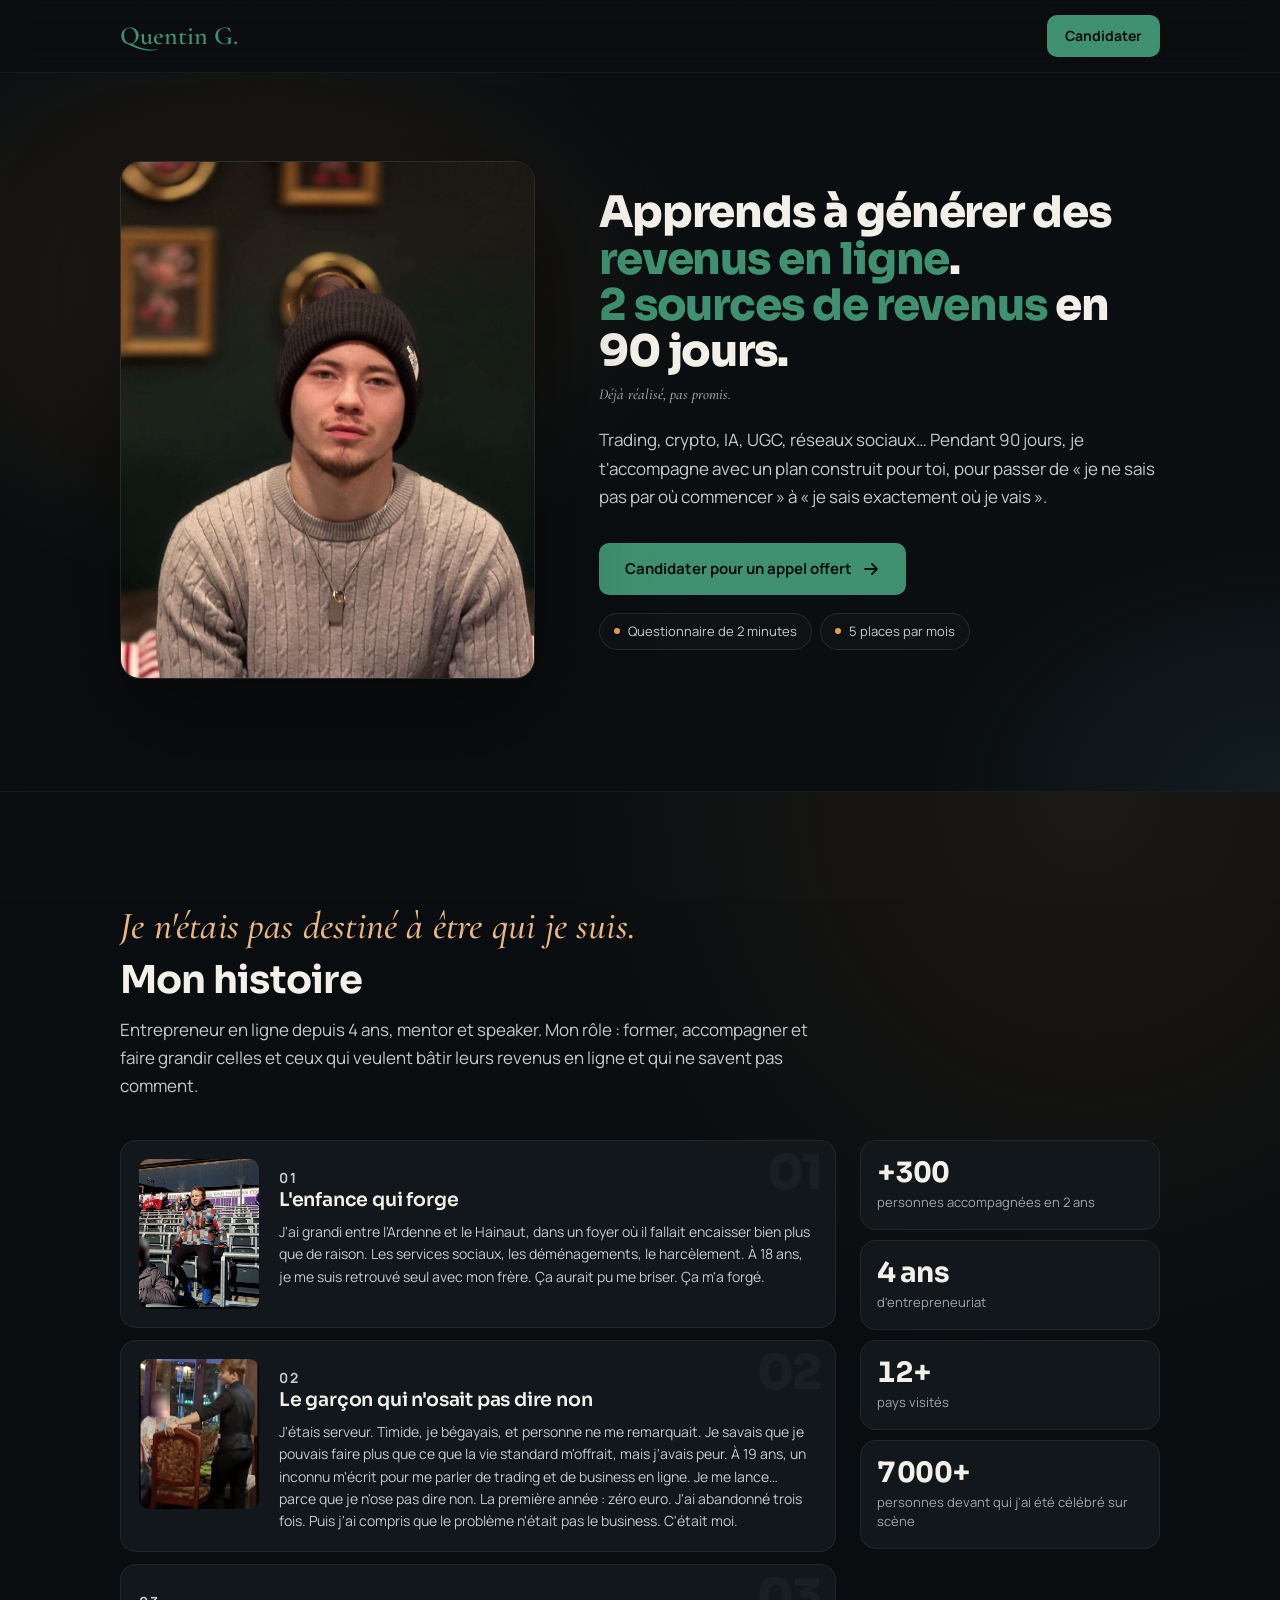
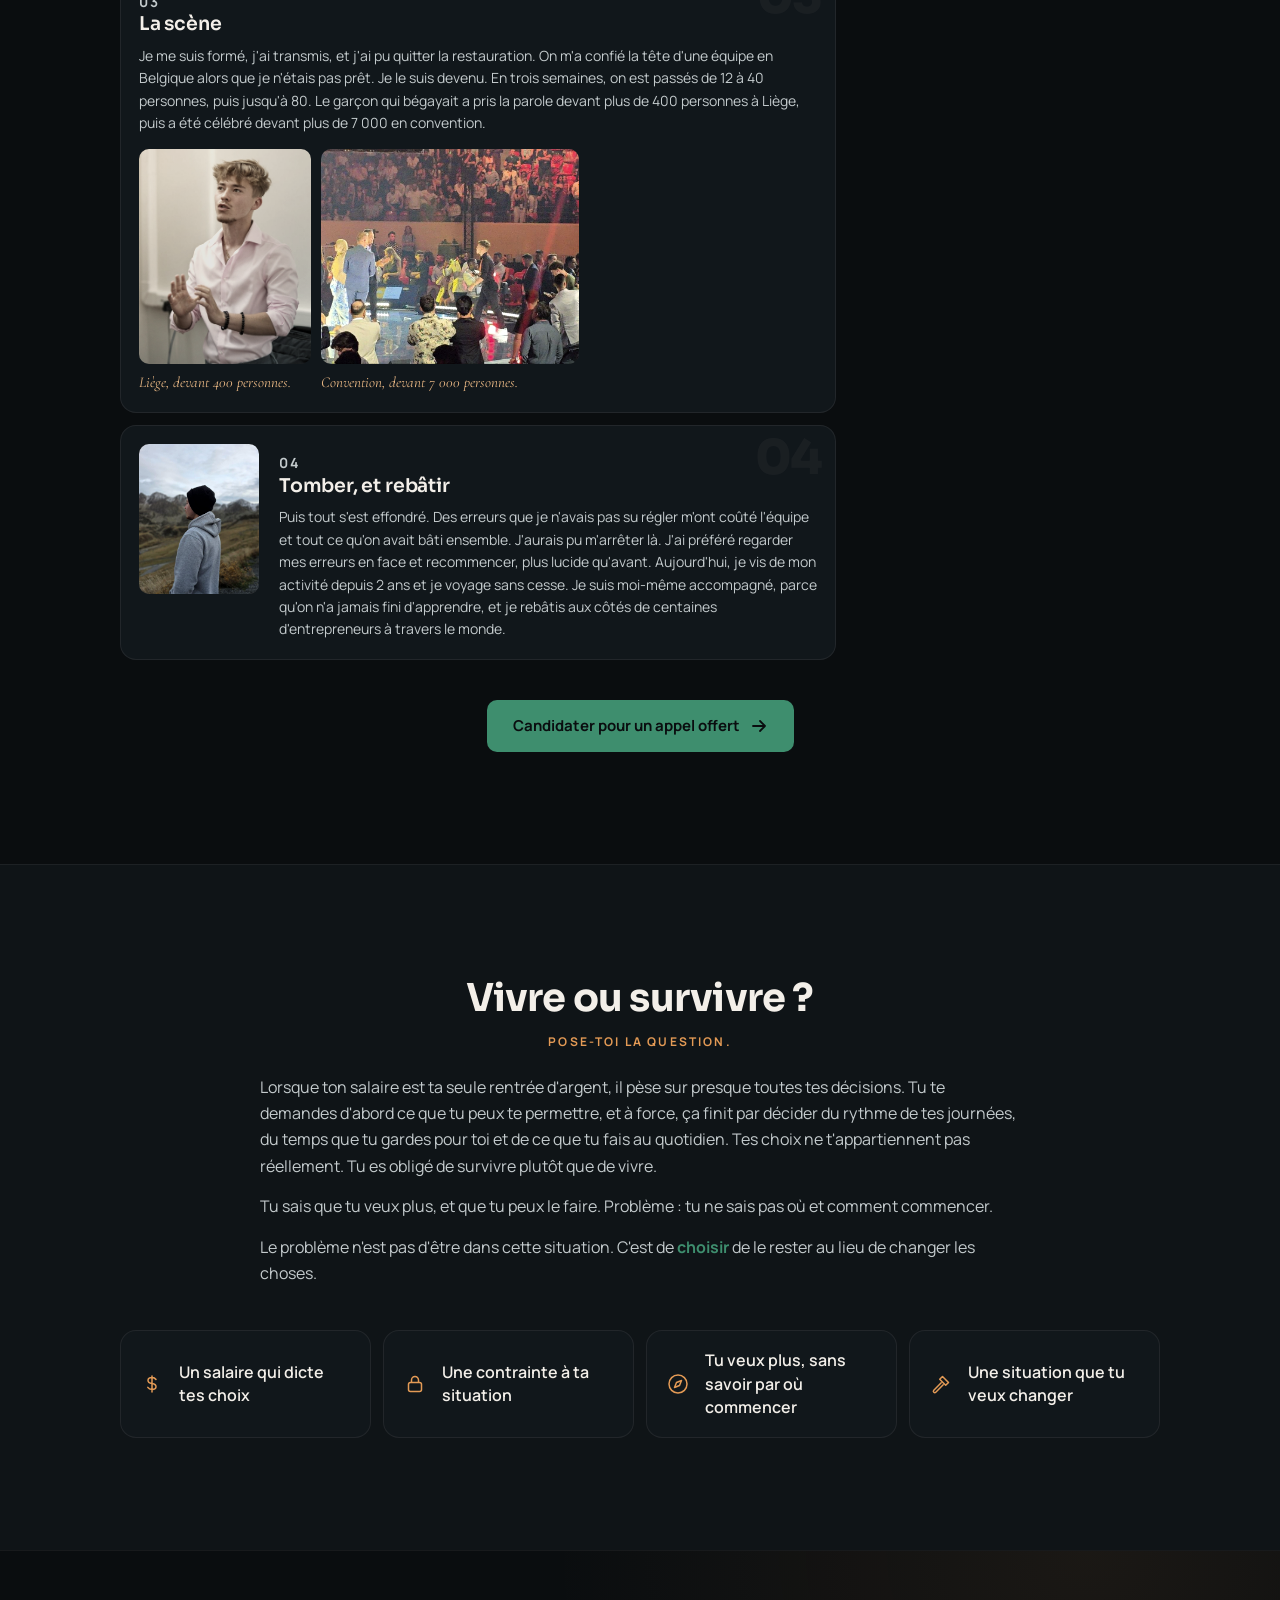
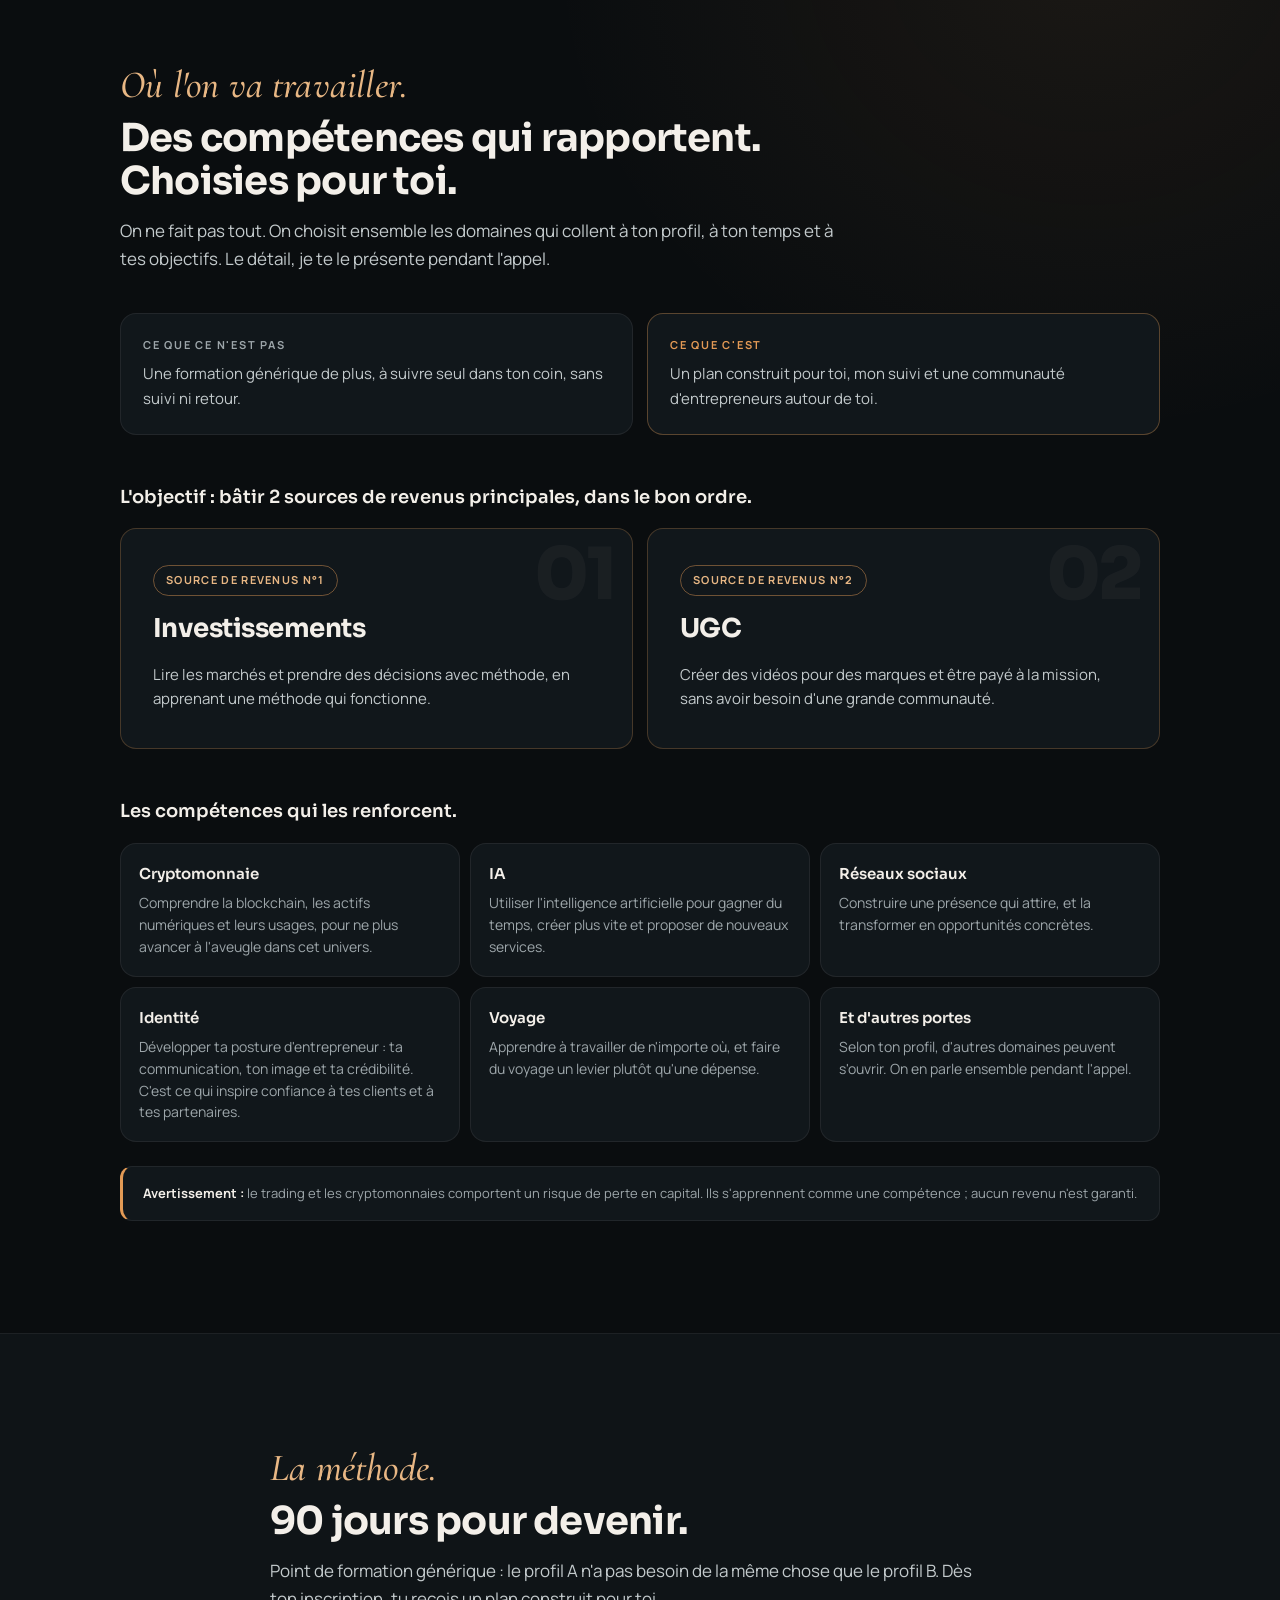
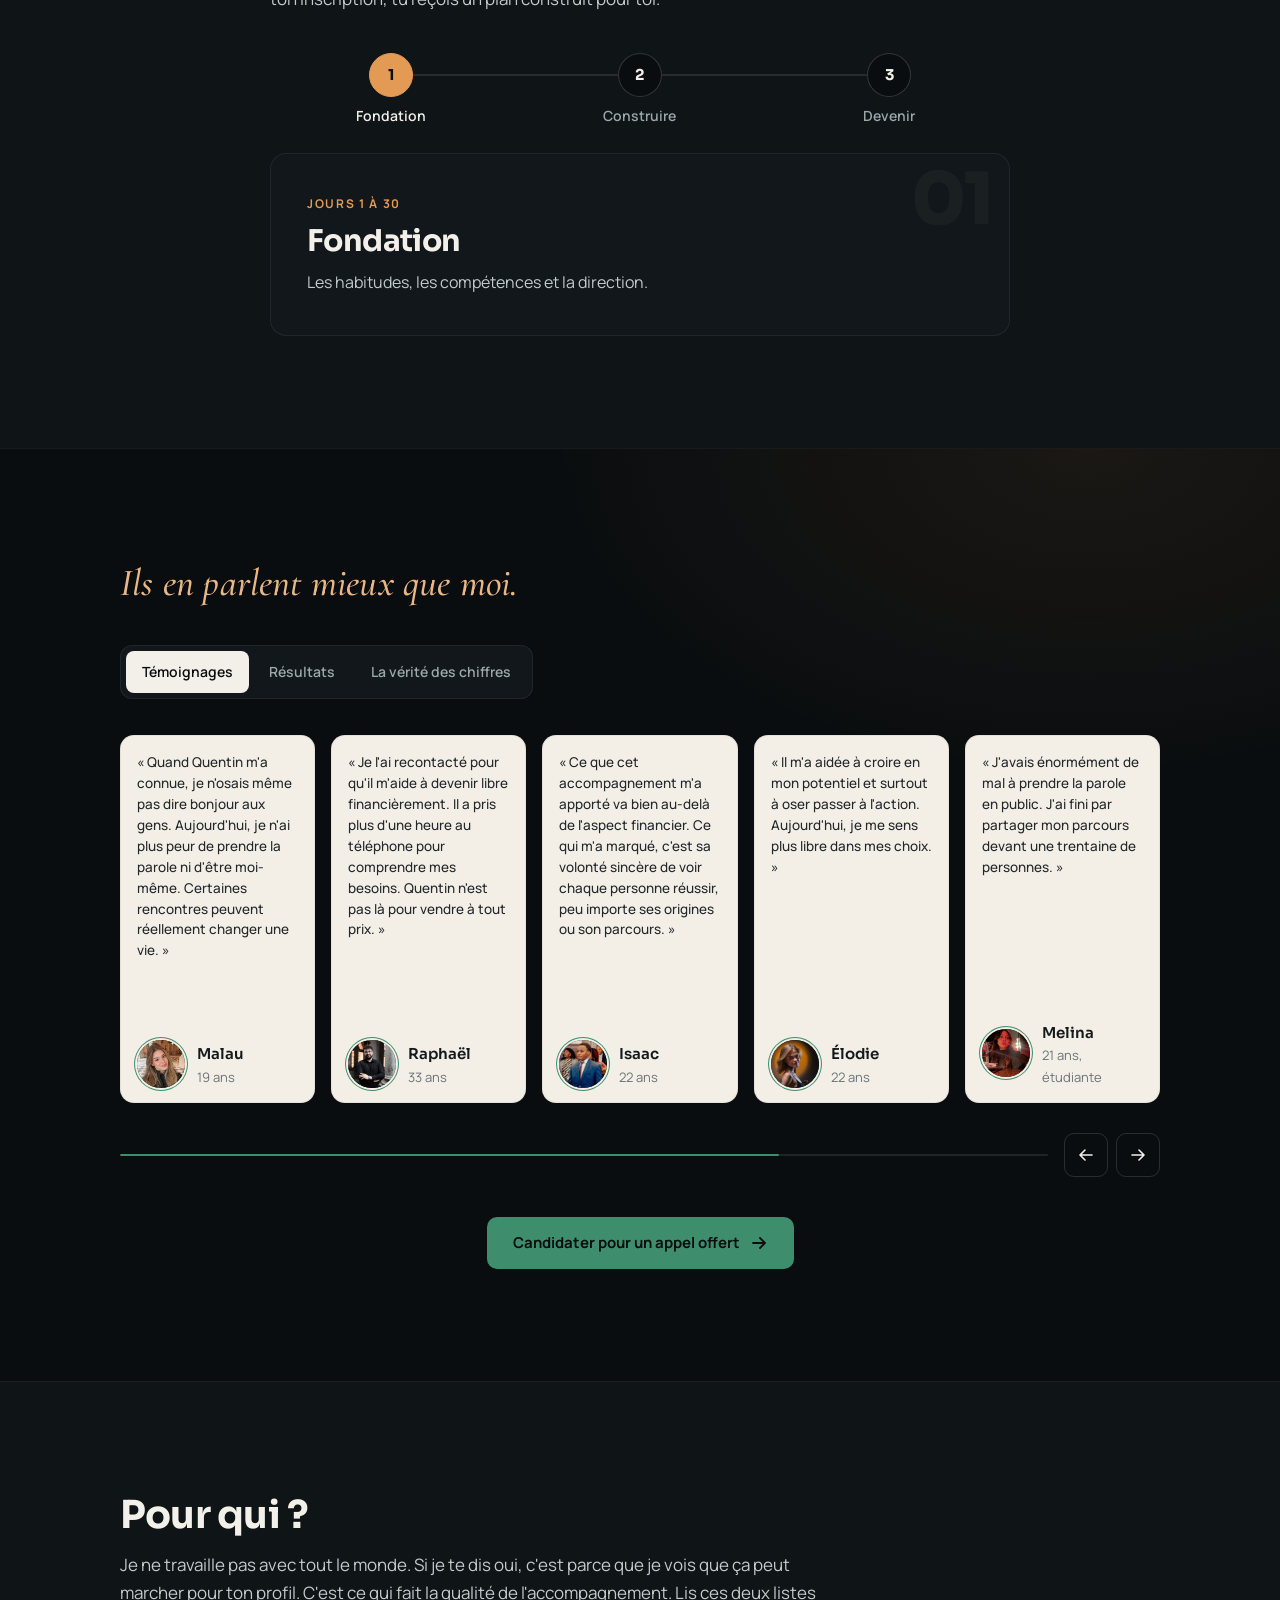
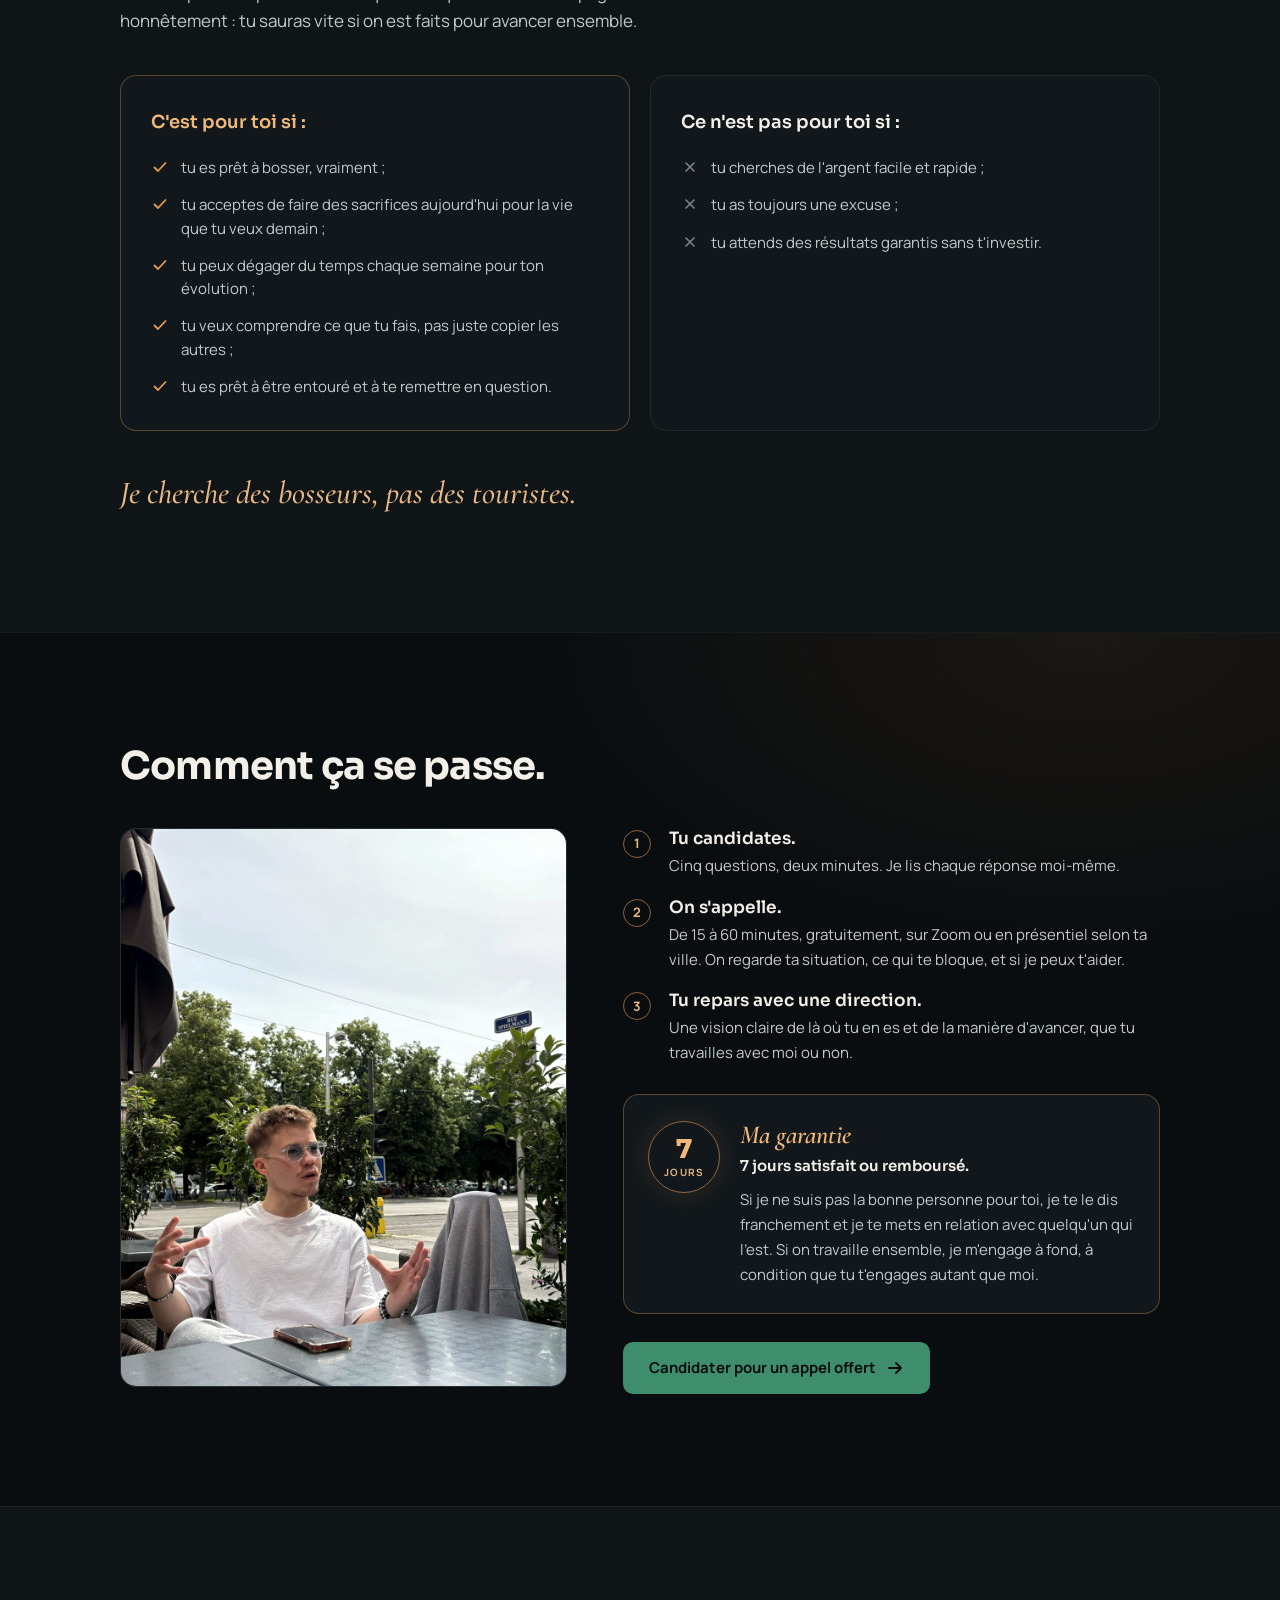
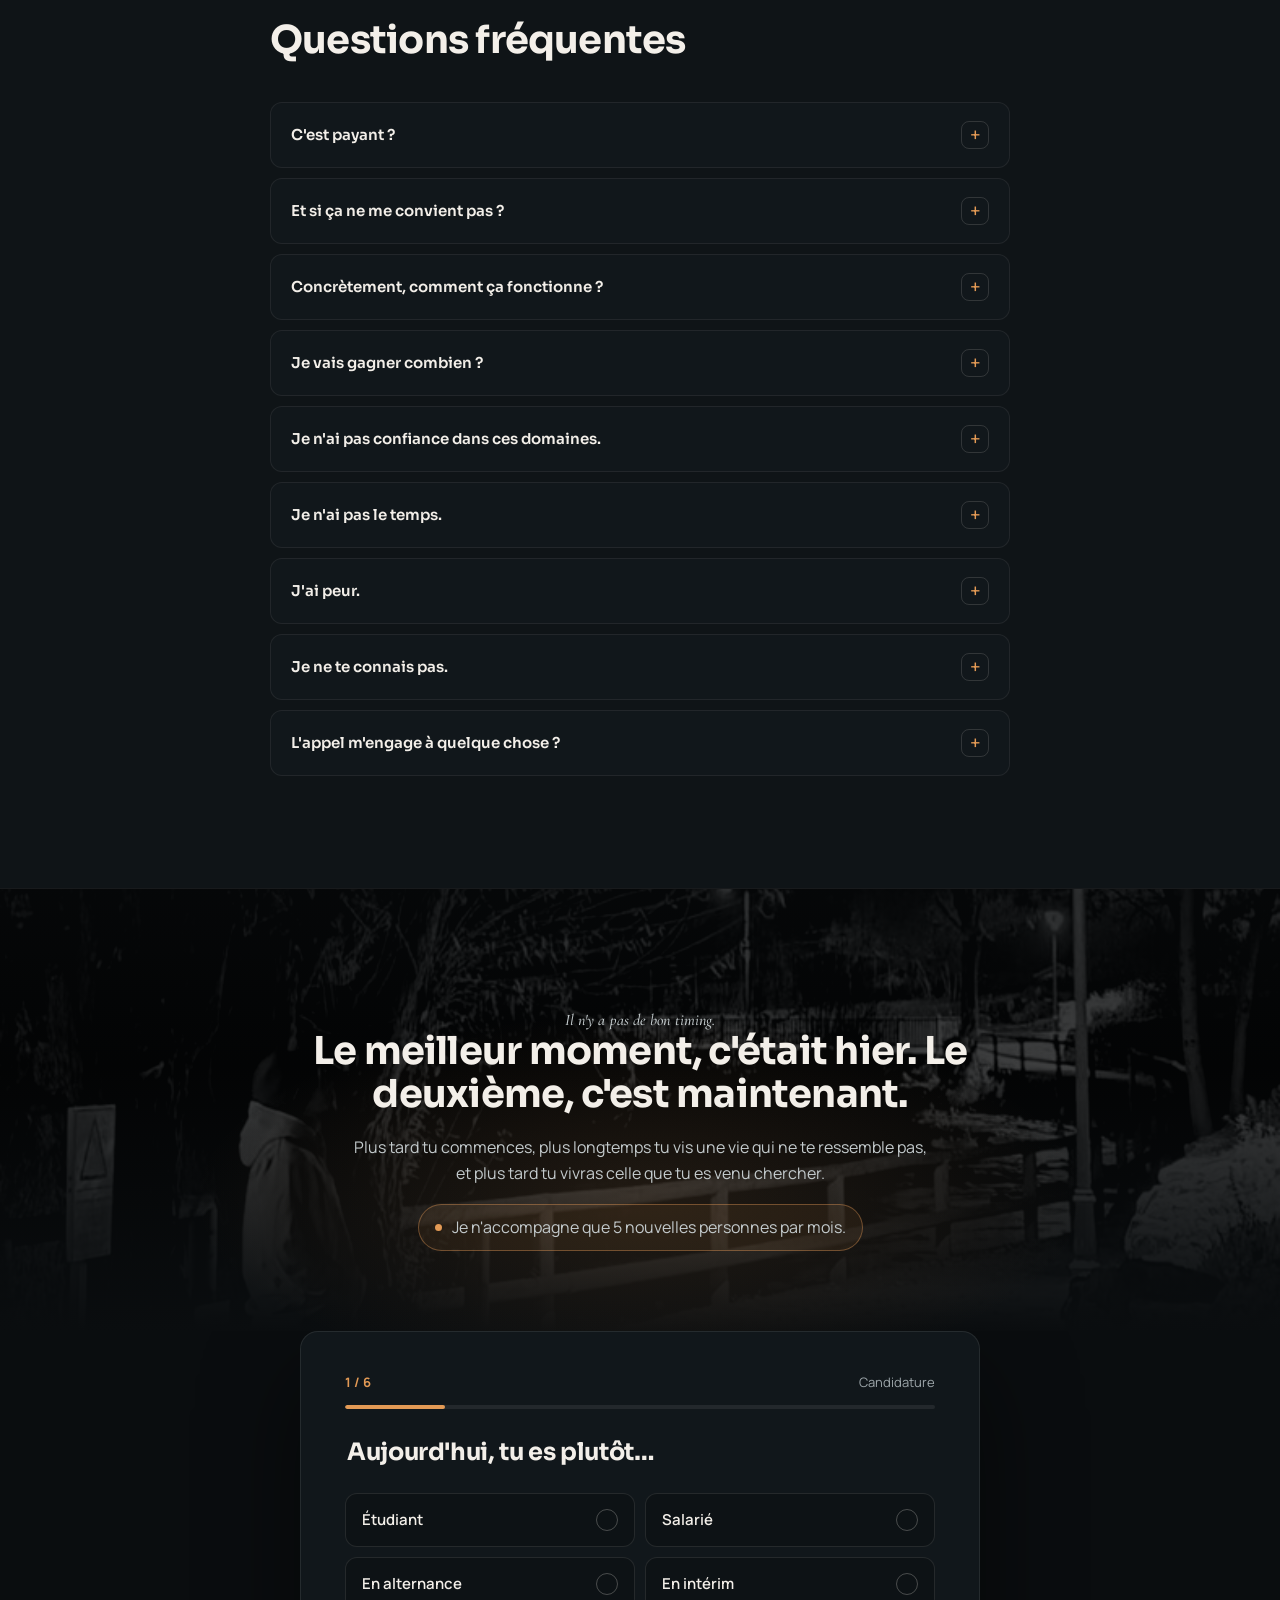
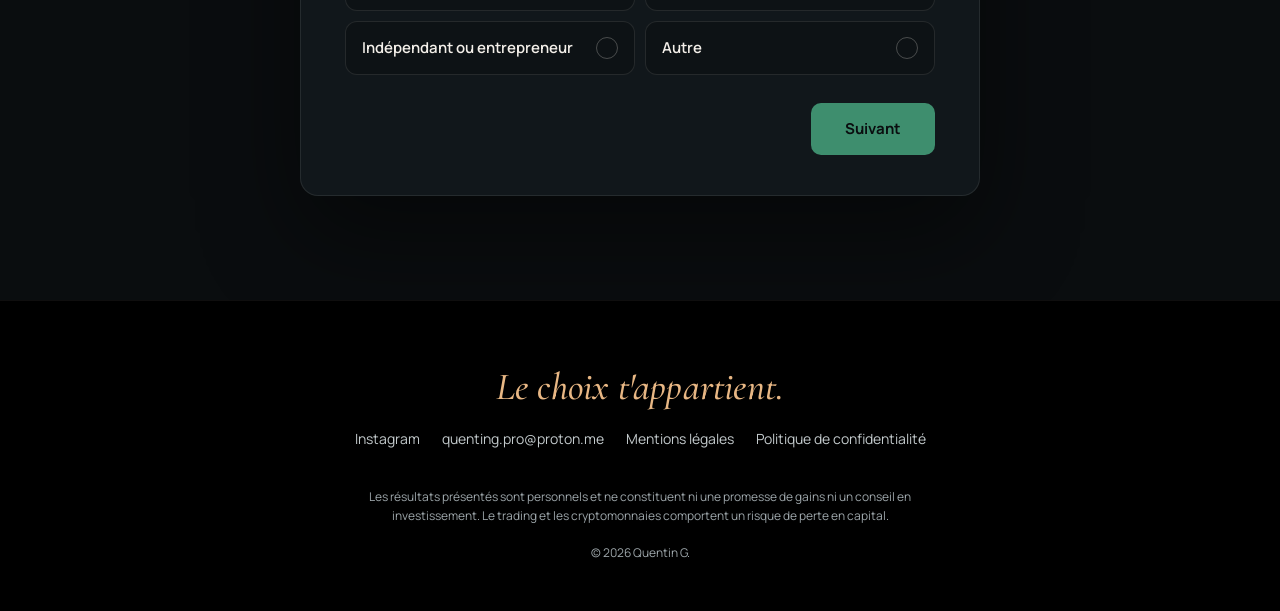
<file: index.html>
<!doctype html>
<html lang="fr">
<head>
<meta charset="utf-8">
<meta name="viewport" content="width=device-width, initial-scale=1">
<title>Quentin G. · 90 jours pour devenir</title>
<meta name="description" content="Apprends à générer des revenus en ligne : trading, crypto, IA, UGC, réseaux sociaux. Un accompagnement de 90 jours avec un plan construit pour toi. Appel offert, 5 places par mois.">
<link rel="canonical" href="https://gquentin.com/">
<meta name="theme-color" content="#0A0D0F">
<meta property="og:type" content="website">
<meta property="og:locale" content="fr_BE">
<meta property="og:url" content="https://gquentin.com/">
<meta property="og:title" content="Quentin G. · 90 jours pour devenir">
<meta property="og:description" content="Apprends à générer des revenus en ligne. Un plan de 90 jours construit pour toi. Appel offert, 5 places par mois.">
<meta property="og:image" content="https://gquentin.com/assets/img/og-image-v2.jpg">
<meta property="og:image:width" content="1200">
<meta property="og:image:height" content="630">
<meta name="twitter:card" content="summary_large_image">
<link rel="icon" href="favicon.svg" type="image/svg+xml">
<link rel="preconnect" href="https://fonts.googleapis.com">
<link rel="preconnect" href="https://fonts.gstatic.com" crossorigin>
<link rel="stylesheet" href="https://fonts.googleapis.com/css2?family=Cormorant+Garamond:ital,wght@0,500;0,600;1,500;1,600&amp;family=Manrope:wght@400;500;600;700&amp;family=Sora:wght@600;700;800&amp;display=swap">
<link rel="stylesheet" href="assets/css/style.css">
</head>
<body>
<div class="qg" id="qg">

<svg class="grain" aria-hidden="true" style="opacity: 0.1"><filter id="qg-noise"><feTurbulence type="fractalNoise" baseFrequency="0.85" numOctaves="3" stitchTiles="stitch"></feTurbulence><feColorMatrix type="saturate" values="0"></feColorMatrix></filter><rect width="100%" height="100%" filter="url(#qg-noise)"></rect></svg>

<!-- Barre fixe -->
<header class="bar">
<div class="wrap">
<a class="logo" href="#top"><span>Q</span>uentin G.</a>
<a class="btn" href="#candidater">Candidater</a>
</div>
</header>

<main id="top">

<!-- 1 · Accroche -->
<section class="hero">
<div class="wrap hero-grid">
<div>
<h1 class="h1">Apprends à générer des <span class="hl">revenus en ligne</span>.<br><span class="hl">2 sources de revenus</span> en 90 jours.</h1>
<p class="h1-note">Déjà réalisé, pas promis.</p>
<p class="sub">Trading, crypto, IA, UGC, réseaux sociaux… Pendant 90 jours, je t'accompagne avec un plan construit pour toi, pour passer de « je ne sais pas par où commencer » à « je sais exactement où je vais ».</p>
<div class="cta">
<a class="btn" href="#candidater">Candidater pour un appel offert<svg width="18" height="18" viewBox="0 0 18 18" fill="none" aria-hidden="true"><path d="M3 9h12M10 4l5 5-5 5" stroke="currentColor" stroke-width="1.8" stroke-linecap="round" stroke-linejoin="round"></path></svg></a>
</div>
<div class="pills"><span class="pill"><i aria-hidden="true"></i>Questionnaire de 2 minutes</span><span class="pill"><i aria-hidden="true"></i>5 places par mois</span></div>
</div>
<div class="hero-photo grade"><img src="assets/img/hero.jpg" alt="Portrait de Quentin, bonnet noir et pull torsadé gris, devant un mur vert sombre orné de cadres dorés" fetchpriority="high"></div>
</div>
</section>

<!-- 2 · Mon histoire -->
<section id="histoire" class="sec glow">
<div class="wrap">
<div class="head rv">
<p class="cap">Je n'étais pas destiné à être qui je suis.</p>
<h2 class="h2">Mon histoire</h2>
<p class="lead">Entrepreneur en ligne depuis 4 ans, mentor et speaker. Mon rôle : former, accompagner et faire grandir celles et ceux qui veulent bâtir leurs revenus en ligne et qui ne savent pas comment.</p>
</div>
<div class="story">
<div class="chapters">

<article class="card ch rv">
<span class="bignum" aria-hidden="true">01</span>
<div class="ph grade"><img src="assets/img/histoire-1.jpg" alt="Quentin enfant, assis seul sur les gradins d'un stade de football sous le soleil d'hiver" loading="lazy"></div>
<div>
<p class="ch-num" aria-hidden="true">01</p>
<h3 class="h3">L'enfance qui forge</h3>
<p>J'ai grandi entre l'Ardenne et le Hainaut, dans un foyer où il fallait encaisser bien plus que de raison. Les services sociaux, les déménagements, le harcèlement. À 18 ans, je me suis retrouvé seul avec mon frère. Ça aurait pu me briser. Ça m'a forgé.</p>
</div>
</article>

<article class="card ch rv">
<span class="bignum" aria-hidden="true">02</span>
<div class="ph grade"><img src="assets/img/histoire-2.jpg" alt="Quentin serveur, en tenue noire, en train de servir à une table de restaurant le soir" loading="lazy"></div>
<div>
<p class="ch-num" aria-hidden="true">02</p>
<h3 class="h3">Le garçon qui n'osait pas dire non</h3>
<p>J'étais serveur. Timide, je bégayais, et personne ne me remarquait. Je savais que je pouvais faire plus que ce que la vie standard m'offrait, mais j'avais peur. À 19 ans, un inconnu m'écrit pour me parler de trading et de business en ligne. Je me lance… parce que je n'ose pas dire non. La première année : zéro euro. J'ai abandonné trois fois. Puis j'ai compris que le problème n'était pas le business. C'était moi.</p>
</div>
</article>

<article class="card ch ch-scene rv">
<span class="bignum" aria-hidden="true">03</span>
<div>
<p class="ch-num" aria-hidden="true">03</p>
<h3 class="h3">La scène</h3>
<p>Je me suis formé, j'ai transmis, et j'ai pu quitter la restauration. On m'a confié la tête d'une équipe en Belgique alors que je n'étais pas prêt. Je le suis devenu. En trois semaines, on est passés de 12 à 40 personnes, puis jusqu'à 80. Le garçon qui bégayait a pris la parole devant plus de 400 personnes à Liège, puis a été célébré devant plus de 7 000 en convention.</p>
<div class="duo">
<figure><div class="ph ph-3a grade"><img src="assets/img/histoire-3a.jpg" alt="Quentin en chemise, en pleine prise de parole devant un public à Liège" loading="lazy"></div><figcaption>Liège, devant 400 personnes.</figcaption></figure>
<figure><div class="ph ph-3b grade"><img src="assets/img/histoire-3b.jpg" alt="Quentin sur la scène d'une convention, devant une foule de plusieurs milliers de personnes" loading="lazy"></div><figcaption>Convention, devant 7 000 personnes.</figcaption></figure>
</div>
</div>
</article>

<article class="card ch rv">
<span class="bignum" aria-hidden="true">04</span>
<div class="ph grade"><img src="assets/img/histoire-4.jpg" alt="Quentin de profil, en sweat gris et bonnet noir, face à des montagnes enneigées" loading="lazy"></div>
<div>
<p class="ch-num" aria-hidden="true">04</p>
<h3 class="h3">Tomber, et rebâtir</h3>
<p>Puis tout s'est effondré. Des erreurs que je n'avais pas su régler m'ont coûté l'équipe et tout ce qu'on avait bâti ensemble. J'aurais pu m'arrêter là. J'ai préféré regarder mes erreurs en face et recommencer, plus lucide qu'avant. Aujourd'hui, je vis de mon activité depuis 2 ans et je voyage sans cesse. Je suis moi-même accompagné, parce qu'on n'a jamais fini d'apprendre, et je rebâtis aux côtés de centaines d'entrepreneurs à travers le monde.</p>
</div>
</article>

</div>
<aside class="stats" aria-label="Quelques chiffres" id="stats">
<div class="card stat rv"><b data-count="300" data-before="+" data-after="">+300</b><span>personnes accompagnées en 2 ans</span></div>
<div class="card stat rv"><b data-count="4" data-before="" data-after=" ans">4 ans</b><span>d'entrepreneuriat</span></div>
<div class="card stat rv"><b data-count="12" data-before="" data-after="+">12+</b><span>pays visités</span></div>
<div class="card stat rv"><b data-count="7000" data-before="" data-after="+">7 000+</b><span>personnes devant qui j'ai été célébré sur scène</span></div>
</aside>
</div>
<div class="cta center">
<a class="btn" href="#candidater">Candidater pour un appel offert<svg width="18" height="18" viewBox="0 0 18 18" fill="none" aria-hidden="true"><path d="M3 9h12M10 4l5 5-5 5" stroke="currentColor" stroke-width="1.8" stroke-linecap="round" stroke-linejoin="round"></path></svg></a>
</div>
</div>
</section>

<!-- 3 · Vivre ou survivre -->
<section class="sec alt">
<div class="wrap">
<div class="survive-head">
<h2 class="h2">Vivre ou survivre ?</h2>
<p class="eyebrow">Pose-toi la question.</p>
<div class="body" style="margin-top: 22px">
<p>Lorsque ton salaire est ta seule rentrée d'argent, il pèse sur presque toutes tes décisions. Tu te demandes d'abord ce que tu peux te permettre, et à force, ça finit par décider du rythme de tes journées, du temps que tu gardes pour toi et de ce que tu fais au quotidien. Tes choix ne t'appartiennent pas réellement. Tu es obligé de survivre plutôt que de vivre.</p>
<p>Tu sais que tu veux plus, et que tu peux le faire. Problème : tu ne sais pas où et comment commencer.</p>
<p>Le problème n'est pas d'être dans cette situation. C'est de <em>choisir</em> de le rester au lieu de changer les choses.</p>
</div>
</div>
<div class="pains">
<div class="card pain rv"><svg width="22" height="22" viewBox="0 0 22 22" fill="none" aria-hidden="true"><path d="M11 3v16M15 6.5c-.8-1.2-2.3-2-4-2-2.2 0-4 1.2-4 3s1.8 2.6 4 3 4 1.2 4 3-1.8 3-4 3c-1.8 0-3.4-.8-4.2-2.1" stroke="#E39A55" stroke-width="1.5" stroke-linecap="round"></path></svg><span>Un salaire qui dicte tes choix</span></div>
<div class="card pain rv"><svg width="22" height="22" viewBox="0 0 22 22" fill="none" aria-hidden="true"><rect x="4.5" y="9.5" width="13" height="9" rx="2" stroke="#E39A55" stroke-width="1.5"></rect><path d="M7.5 9.5V7a3.5 3.5 0 0 1 7 0v2.5" stroke="#E39A55" stroke-width="1.5"></path></svg><span>Une contrainte à ta situation</span></div>
<div class="card pain rv"><svg width="22" height="22" viewBox="0 0 22 22" fill="none" aria-hidden="true"><circle cx="11" cy="11" r="9" stroke="#E39A55" stroke-width="1.5"></circle><path d="M14.5 7.5l-2 5-5 2 2-5 5-2z" stroke="#E39A55" stroke-width="1.5" stroke-linejoin="round"></path></svg><span>Tu veux plus, sans savoir par où commencer</span></div>
<div class="card pain rv"><svg width="22" height="22" viewBox="0 0 22 22" fill="none" aria-hidden="true"><path d="M12.5 3.5l6 6-2.8 2.8-6-6z" stroke="#E39A55" stroke-width="1.5" stroke-linejoin="round"></path><path d="M11.2 9.8L3.8 17.2a1.4 1.4 0 0 0 2 2l7.4-7.4" stroke="#E39A55" stroke-width="1.5" stroke-linecap="round"></path></svg><span>Une situation que tu veux changer</span></div></div>
</div>
</section>

<!-- 4 · Les domaines -->
<section class="sec glow">
<div class="wrap">
<div class="head rv">
<p class="cap">Où l'on va travailler.</p>
<h2 class="h2">Des compétences qui rapportent. Choisies pour toi.</h2>
<p class="lead">On ne fait pas tout. On choisit ensemble les domaines qui collent à ton profil, à ton temps et à tes objectifs. Le détail, je te le présente pendant l'appel.</p>
</div>
<div class="isnt rv">
<div class="card no"><small>Ce que ce n'est pas</small><p>Une formation générique de plus, à suivre seul dans ton coin, sans suivi ni retour.</p></div>
<div class="card yes"><small>Ce que c'est</small><p>Un plan construit pour toi, mon suivi et une communauté d'entrepreneurs autour de toi.</p></div>
</div>
<h3 class="sub-title rv">L'objectif : bâtir 2 sources de revenus principales, dans le bon ordre.</h3>
<div class="pillars">
<div class="card pillar rv"><span class="bignum" aria-hidden="true">01</span><span class="tag">Source de revenus n°1</span><h3>Investissements</h3><p>Lire les marchés et prendre des décisions avec méthode, en apprenant une méthode qui fonctionne.</p></div>
<div class="card pillar rv"><span class="bignum" aria-hidden="true">02</span><span class="tag">Source de revenus n°2</span><h3>UGC</h3><p>Créer des vidéos pour des marques et être payé à la mission, sans avoir besoin d'une grande communauté.</p></div>
</div>
<h3 class="sub-title rv">Les compétences qui les renforcent.</h3>
<div class="skills">
<div class="card skill rv"><h4>Cryptomonnaie</h4><p>Comprendre la blockchain, les actifs numériques et leurs usages, pour ne plus avancer à l'aveugle dans cet univers.</p></div>
<div class="card skill rv"><h4>IA</h4><p>Utiliser l'intelligence artificielle pour gagner du temps, créer plus vite et proposer de nouveaux services.</p></div>
<div class="card skill rv"><h4>Réseaux sociaux</h4><p>Construire une présence qui attire, et la transformer en opportunités concrètes.</p></div>
<div class="card skill rv"><h4>Identité</h4><p>Développer ta posture d'entrepreneur : ta communication, ton image et ta crédibilité. C'est ce qui inspire confiance à tes clients et à tes partenaires.</p></div>
<div class="card skill rv"><h4>Voyage</h4><p>Apprendre à travailler de n'importe où, et faire du voyage un levier plutôt qu'une dépense.</p></div>
<div class="card skill rv"><h4>Et d'autres portes</h4><p>Selon ton profil, d'autres domaines peuvent s'ouvrir. On en parle ensemble pendant l'appel.</p></div>
</div>
<p class="callout dom-foot rv"><b>Avertissement :</b> le trading et les cryptomonnaies comportent un risque de perte en capital. Ils s'apprennent comme une compétence ; aucun revenu n'est garanti.</p>
</div>
</section>

<!-- 5 · La méthode -->
<section class="sec alt">
<div class="wrap narrow">
<div class="head rv">
<p class="cap">La méthode.</p>
<h2 class="h2">90 jours pour devenir.</h2>
<p class="lead">Point de formation générique : le profil A n'a pas besoin de la même chose que le profil B. Dès ton inscription, tu reçois un plan construit pour toi.</p>
</div>
<div class="rv">
<div class="track" role="group" aria-label="Les trois phases">
<div class="track-line" aria-hidden="true"><div class="track-fill" id="track-fill" style="width: 0%"></div></div>
<button type="button" class="node on" aria-pressed="true" data-phase="0"><span class="node-dot">1</span><span>Fondation</span></button>
<button type="button" class="node" aria-pressed="false" data-phase="1"><span class="node-dot">2</span><span>Construire</span></button>
<button type="button" class="node" aria-pressed="false" data-phase="2"><span class="node-dot">3</span><span>Devenir</span></button>
</div>
<div class="card phase" aria-live="polite">
<span class="bignum" aria-hidden="true" id="phase-num">01</span>
<small id="phase-days">Jours 1 à 30</small>
<h3 id="phase-title">Fondation</h3>
<p id="phase-text">Les habitudes, les compétences et la direction.</p>
</div>
</div>
</div>
</section>

<!-- 6 · Témoignages, résultats et vérité des chiffres -->
<section class="sec glow">
<div class="wrap">
<div class="head rv"><p class="cap">Ils en parlent mieux que moi.</p></div>
<div class="tabs rv" role="tablist" aria-label="Témoignages et résultats">
<button type="button" role="tab" class="tab on" aria-selected="true" aria-controls="panel-0" data-tab="0">Témoignages</button>
<button type="button" role="tab" class="tab" aria-selected="false" aria-controls="panel-1" data-tab="1">Résultats</button>
<button type="button" role="tab" class="tab" aria-selected="false" aria-controls="panel-2" data-tab="2">La vérité des chiffres</button>
</div>

<div class="tabpanel" role="tabpanel" id="panel-0" aria-label="Témoignages">
<div class="tcar" role="list" aria-label="Témoignages" id="tcar">
<figure class="tcard" role="listitem"><blockquote>« Quand Quentin m'a connue, je n'osais même pas dire bonjour aux gens. Aujourd'hui, je n'ai plus peur de prendre la parole ni d'être moi-même. Certaines rencontres peuvent réellement changer une vie. »</blockquote><figcaption class="who"><img class="av" src="assets/img/temoin-malaurie.jpg" alt="Portrait de Malau" loading="lazy"><div><b>Malau</b><span>19 ans</span></div></figcaption></figure>
<figure class="tcard" role="listitem"><blockquote>« Je l'ai recontacté pour qu'il m'aide à devenir libre financièrement. Il a pris plus d'une heure au téléphone pour comprendre mes besoins. Quentin n'est pas là pour vendre à tout prix. »</blockquote><figcaption class="who"><img class="av" src="assets/img/temoin-raphael.jpg" alt="Portrait de Raphaël" loading="lazy"><div><b>Raphaël</b><span>33 ans</span></div></figcaption></figure>
<figure class="tcard" role="listitem"><blockquote>« Ce que cet accompagnement m'a apporté va bien au-delà de l'aspect financier. Ce qui m'a marqué, c'est sa volonté sincère de voir chaque personne réussir, peu importe ses origines ou son parcours. »</blockquote><figcaption class="who"><img class="av" src="assets/img/temoin-isaac.jpg" alt="Portrait d'Isaac" loading="lazy"><div><b>Isaac</b><span>22 ans</span></div></figcaption></figure>
<figure class="tcard" role="listitem"><blockquote>« Il m'a aidée à croire en mon potentiel et surtout à oser passer à l'action. Aujourd'hui, je me sens plus libre dans mes choix. »</blockquote><figcaption class="who"><img class="av" src="assets/img/temoin-elodie.jpg" alt="Portrait d'Élodie" loading="lazy"><div><b>Élodie</b><span>22 ans</span></div></figcaption></figure>
<figure class="tcard" role="listitem"><blockquote>« J'avais énormément de mal à prendre la parole en public. J'ai fini par partager mon parcours devant une trentaine de personnes. »</blockquote><figcaption class="who"><img class="av" src="assets/img/temoin-melina.jpg" alt="Portrait de Melina" loading="lazy"><div><b>Melina</b><span>21 ans, étudiante</span></div></figcaption></figure>
<figure class="tcard" role="listitem"><blockquote>« Avant, j'avais de l'ambition, mais j'étais perdu dans ma direction. Quentin m'a appris à voir plus grand. Aujourd'hui, je ne suis plus le même homme qu'il y a quatre ans. C'est un frère de cœur, un mentor et un véritable repère. »</blockquote><figcaption class="who"><img class="av" src="assets/img/temoin-mathis.jpg" alt="Portrait de Mathis" loading="lazy"><div><b>Mathis</b><span>23 ans</span></div></figcaption></figure>
<figure class="tcard" role="listitem"><blockquote>« J'ai commencé à 18 ans, encore aux études, sans aucune connaissance en trading ni en business. Mes premiers résultats sont arrivés dès mon 2ème mois. Pour moi, c'est bien plus qu'une activité : c'est une véritable école de vie, qui m'a surtout appris à me connaître moi-même. »</blockquote><figcaption class="who"><img class="av" src="assets/img/temoin-valerio.jpg" alt="Portrait de Valério" loading="lazy"><div><b>Valério</b><span>18 ans</span></div></figcaption></figure>
</div>
<div class="car-bar">
<div class="car-prog" aria-hidden="true"><i id="car-prog" style="width: 0%"></i></div>
<div class="car-nav">
<button type="button" class="icon-btn" aria-label="Témoignage précédent" id="car-prev"><svg width="18" height="18" viewBox="0 0 18 18" fill="none" aria-hidden="true"><path d="M15 9H3M8 4L3 9l5 5" stroke="currentColor" stroke-width="1.6" stroke-linecap="round" stroke-linejoin="round"></path></svg></button>
<button type="button" class="icon-btn" aria-label="Témoignage suivant" id="car-next"><svg width="18" height="18" viewBox="0 0 18 18" fill="none" aria-hidden="true"><path d="M3 9h12M10 4l5 5-5 5" stroke="currentColor" stroke-width="1.6" stroke-linecap="round" stroke-linejoin="round"></path></svg></button>
</div>
</div>
</div>

<div class="tabpanel" role="tabpanel" id="panel-1" aria-label="Résultats" hidden>
<p class="cap">Résultats déjà produits.</p>
<p class="past">Les gains passés ne représentent pas les gains futurs.</p>
<div class="rgroup">
<h3 class="rg-title">Résultats Investissements<span>Investissement</span></h3>
<div class="frow" role="list" aria-label="Flyers de résultats en investissement">
<figure class="fshot" role="listitem"><img src="assets/img/investissement-1.jpg" alt="Flyer de résultat de Lucas : double certification 100K" loading="lazy"></figure>
<figure class="fshot" role="listitem"><img src="assets/img/investissement-2.jpg" alt="Flyer de félicitations pour Noah : premier retrait" loading="lazy"></figure>
<figure class="fshot" role="listitem"><img src="assets/img/investissement-3.jpg" alt="Flyer de résultat : retrait" loading="lazy"></figure>
<figure class="fshot" role="listitem"><img src="assets/img/investissement-4.jpg" alt="Flyer de résultat de Dorian : trader certifié 25K" loading="lazy"></figure>
<figure class="fshot" role="listitem"><img src="assets/img/investissement-5.jpg" alt="Flyer de félicitations pour Angelina : premier retrait" loading="lazy"></figure>
</div>
</div>
<div class="rgroup">
<h3 class="rg-title">Résultats UGC<span>Collaborations avec les marques</span></h3>
<div class="frow" role="list" aria-label="Flyers de résultats UGC">
<figure class="fshot" role="listitem"><img src="assets/img/ugc-deal-1.jpg" alt="Flyer UGC deal : première collaboration validée" loading="lazy"></figure>
<figure class="fshot" role="listitem"><img src="assets/img/ugc-deal-2.jpg" alt="Flyer UGC deal : quinzième collaboration validée" loading="lazy"></figure>
</div>
</div>
<div class="rgroup">
<h3 class="rg-title">Le réseau<span>Événements et sessions</span></h3>
<div class="net">
<figure><img src="assets/img/equipe-1.jpg" alt="Une vingtaine de membres réunis autour d'une grande table au restaurant" loading="lazy"></figure>
<figure><img src="assets/img/equipe-2.jpg" alt="Photo de groupe d'une cinquantaine de membres devant un bâtiment en briques rouges lors d'un événement" loading="lazy"></figure>
</div>
</div>
<p class="callout" style="margin-top: 20px"><b>Avertissement :</b> résultats personnels ou de membres accompagnés, non représentatifs et sans aucune garantie. Le trading et les cryptomonnaies comportent un risque de perte en capital.</p>
</div>

<div class="tabpanel" role="tabpanel" id="panel-2" aria-label="La vérité des chiffres" hidden>
<p class="cap">La vérité des chiffres.</p>
<h2 class="h2">Ce qui est possible. Et ce qui arrive aussi.</h2>
<p class="lead">Je pourrais te montrer uniquement mes meilleurs jours. Ce serait te mentir.</p>
<div class="ugc">
<p class="cap">UGC, paiements reçus.</p>
<div class="ugc-list">
<img class="notif notif-1" src="assets/img/paiement-ugc-1.png" alt="Notification Revolut : paiement de 240 euros reçu de la part de Stripe" loading="lazy">
<img class="notif notif-2" src="assets/img/paiement-ugc-2.png" alt="Notification Revolut : Viewy a envoyé 155 euros" loading="lazy">
</div>
</div>
<div class="truth" style="margin-top: 40px">
<div class="card tb">
<h3 class="h3">Le haut.</h3>
<div class="phone"><img src="assets/img/gains-1.jpg" alt="Capture d'historique de trading du 2 octobre 2025 : trades clôturés, profit de 2 175,62" loading="lazy"></div>
<p>Voilà ce qui est possible un jour, avec du travail, du temps et de la constance.</p>
</div>
<div class="card tb">
<h3 class="h3">Le bas.</h3>
<div class="phone"><img src="assets/img/pertes-1.jpg" alt="Capture d'historique de trading du 18 décembre 2025 : trades clôturés, perte de 2 072,59" loading="lazy"></div>
<p>Et voilà ce par quoi tu passeras aussi. Ceux qui réussissent ne sont pas ceux qui ne perdent jamais. Ce sont ceux qui apprennent à perdre sans abandonner.</p>
</div>
</div>
<p class="callout truth-foot">Résultats personnels, non représentatifs et sans aucune garantie. Le trading et les cryptomonnaies comportent un risque de perte en capital.</p>
</div>

<div class="cta center">
<a class="btn" href="#candidater">Candidater pour un appel offert<svg width="18" height="18" viewBox="0 0 18 18" fill="none" aria-hidden="true"><path d="M3 9h12M10 4l5 5-5 5" stroke="currentColor" stroke-width="1.8" stroke-linecap="round" stroke-linejoin="round"></path></svg></a>
</div>
</div>
</section>

<!-- 7 · Pour qui ? -->
<section class="sec alt">
<div class="wrap">
<div class="head rv">
<h2 class="h2">Pour qui ?</h2>
<p class="lead">Je ne travaille pas avec tout le monde. Si je te dis oui, c'est parce que je vois que ça peut marcher pour ton profil. C'est ce qui fait la qualité de l'accompagnement. Lis ces deux listes honnêtement : tu sauras vite si on est faits pour avancer ensemble.</p>
</div>
<div class="fw">
<div class="card fw-col yes rv">
<h3>C'est pour toi si :</h3>
<ul>
<li><svg width="18" height="18" viewBox="0 0 18 18" fill="none" aria-hidden="true"><path d="M3.5 9.5l3.5 3.5 7.5-8" stroke="#E39A55" stroke-width="1.8" stroke-linecap="round" stroke-linejoin="round"></path></svg><span>tu es prêt à bosser, vraiment ;</span></li>
<li><svg width="18" height="18" viewBox="0 0 18 18" fill="none" aria-hidden="true"><path d="M3.5 9.5l3.5 3.5 7.5-8" stroke="#E39A55" stroke-width="1.8" stroke-linecap="round" stroke-linejoin="round"></path></svg><span>tu acceptes de faire des sacrifices aujourd'hui pour la vie que tu veux demain ;</span></li>
<li><svg width="18" height="18" viewBox="0 0 18 18" fill="none" aria-hidden="true"><path d="M3.5 9.5l3.5 3.5 7.5-8" stroke="#E39A55" stroke-width="1.8" stroke-linecap="round" stroke-linejoin="round"></path></svg><span>tu peux dégager du temps chaque semaine pour ton évolution ;</span></li>
<li><svg width="18" height="18" viewBox="0 0 18 18" fill="none" aria-hidden="true"><path d="M3.5 9.5l3.5 3.5 7.5-8" stroke="#E39A55" stroke-width="1.8" stroke-linecap="round" stroke-linejoin="round"></path></svg><span>tu veux comprendre ce que tu fais, pas juste copier les autres ;</span></li>
<li><svg width="18" height="18" viewBox="0 0 18 18" fill="none" aria-hidden="true"><path d="M3.5 9.5l3.5 3.5 7.5-8" stroke="#E39A55" stroke-width="1.8" stroke-linecap="round" stroke-linejoin="round"></path></svg><span>tu es prêt à être entouré et à te remettre en question.</span></li>
</ul>
</div>
<div class="card fw-col rv">
<h3>Ce n'est pas pour toi si :</h3>
<ul>
<li><svg width="18" height="18" viewBox="0 0 18 18" fill="none" aria-hidden="true"><path d="M5 5l8 8M13 5l-8 8" stroke="#7C868A" stroke-width="1.6" stroke-linecap="round"></path></svg><span>tu cherches de l'argent facile et rapide ;</span></li>
<li><svg width="18" height="18" viewBox="0 0 18 18" fill="none" aria-hidden="true"><path d="M5 5l8 8M13 5l-8 8" stroke="#7C868A" stroke-width="1.6" stroke-linecap="round"></path></svg><span>tu as toujours une excuse ;</span></li>
<li><svg width="18" height="18" viewBox="0 0 18 18" fill="none" aria-hidden="true"><path d="M5 5l8 8M13 5l-8 8" stroke="#7C868A" stroke-width="1.6" stroke-linecap="round"></path></svg><span>tu attends des résultats garantis sans t'investir.</span></li>
</ul>
</div>
</div>
<p class="signoff rv">Je cherche des bosseurs, pas des touristes.</p>
</div>
</section>

<!-- 8 · L'appel -->
<section class="sec glow">
<div class="wrap">
<div class="head rv"><h2 class="h2">Comment ça se passe.</h2></div>
<div class="call">
<div class="ph grade rv"><img src="assets/img/appel.jpg" alt="Quentin en terrasse, t-shirt blanc et lunettes, en pleine explication" loading="lazy"></div>
<div>
<ol class="csteps">
<li class="rv"><span class="num">1</span><div><h3>Tu candidates.</h3><p>Cinq questions, deux minutes. Je lis chaque réponse moi-même.</p></div></li>
<li class="rv"><span class="num">2</span><div><h3>On s'appelle.</h3><p>De 15 à 60 minutes, gratuitement, sur Zoom ou en présentiel selon ta ville. On regarde ta situation, ce qui te bloque, et si je peux t'aider.</p></div></li>
<li class="rv"><span class="num">3</span><div><h3>Tu repars avec une direction.</h3><p>Une vision claire de là où tu en es et de la manière d'avancer, que tu travailles avec moi ou non.</p></div></li>
</ol>
<div class="card guar rv">
<div class="ring" aria-hidden="true"><b>7</b><span>jours</span></div>
<div>
<h3>Ma garantie</h3>
<p class="guar-sub">7 jours satisfait ou remboursé.</p>
<p>Si je ne suis pas la bonne personne pour toi, je te le dis franchement et je te mets en relation avec quelqu'un qui l'est. Si on travaille ensemble, je m'engage à fond, à condition que tu t'engages autant que moi.</p>
</div>
</div>
<div class="cta" style="margin-top: 28px">
<a class="btn" href="#candidater">Candidater pour un appel offert<svg width="18" height="18" viewBox="0 0 18 18" fill="none" aria-hidden="true"><path d="M3 9h12M10 4l5 5-5 5" stroke="currentColor" stroke-width="1.8" stroke-linecap="round" stroke-linejoin="round"></path></svg></a>
</div>
</div>
</div>
</div>
</section>

<!-- 9 · FAQ -->
<section class="sec alt">
<div class="wrap narrow">
<div class="head rv"><h2 class="h2">Questions fréquentes</h2></div>
<div class="faq rv">
<details><summary>C'est payant ?</summary><p>L'appel est gratuit. L'accompagnement est payant. Je t'explique tout clairement pendant l'appel, sans pression.</p></details>
<details><summary>Et si ça ne me convient pas ?</summary><p>Tu as une garantie de 7 jours satisfait ou remboursé. Si l'accompagnement ne te convient pas, tu récupères ton argent.</p></details>
<details><summary>Concrètement, comment ça fonctionne ?</summary><p>Un accompagnement de 90 jours dans un ou plusieurs domaines, avec un plan personnalisé, mon suivi et une communauté d'entrepreneurs. Les formations et les outils passent par Jifu, la plateforme avec laquelle je travaille.</p></details>
<details><summary>Je vais gagner combien ?</summary><p>Je ne peux pas te le promettre, et quiconque te le promet te ment. Ça dépend de ton travail, de ton domaine et de ta constance. Ce que je te promets, c'est de tout faire pour que tu deviennes capable d'y arriver.</p></details>
<details><summary>Je n'ai pas confiance dans ces domaines.</summary><p>Ne pas avoir confiance ne veut pas dire que ça ne fonctionne pas. Pour le savoir, il faut y goûter, accompagné de quelqu'un qui est déjà passé par là.</p></details>
<details><summary>Je n'ai pas le temps.</summary><p>Ce n'est pas une question de temps, c'est une question de priorités. Regarde combien d'heures tu passes chaque jour sur ton téléphone. Le temps, tu l'as déjà. La question, c'est ce que tu en fais.</p></details>
<details><summary>J'ai peur.</summary><p>C'est normal : c'est nouveau pour toi. Si tu n'avais pas peur, ça me surprendrait. La peur n'est pas un signal d'arrêt. C'est le signe que tu sors de ta zone de confort.</p></details>
<details><summary>Je ne te connais pas.</summary><p>Ne regarde pas si tu me connais. Regarde les résultats des personnes autour de moi, et comment elles parlent de ce qu'on construit.</p></details>
<details><summary>L'appel m'engage à quelque chose ?</summary><p>À rien. Tu repars avec une direction, et c'est toi qui décides de la suite.</p></details>
</div>
</div>
</section>

<!-- 11 · Candidature -->
<section id="candidater">
<div class="apply-head">
<img src="assets/img/chemin.jpg" alt="Quentin seul sur un chemin la nuit, sous un réverbère, en noir et blanc" loading="lazy">
<div class="wrap narrow">
<p class="cap rv">Il n'y a pas de bon timing.</p>
<h2 class="h2 rv">Le meilleur moment, c'était hier. Le deuxième, c'est maintenant.</h2>
<p class="rv">Plus tard tu commences, plus longtemps tu vis une vie qui ne te ressemble pas, et plus tard tu vivras celle que tu es venu chercher.</p>
<p class="scarce rv"><i aria-hidden="true"></i>Je n'accompagne que 5 nouvelles personnes par mois.</p>
</div>
</div>

<div class="wrap" style="padding-bottom: 104px">
<div class="qz" id="qz">

<div id="qz-form">
<div class="qz-top"><b id="qz-label">1 / 6</b><span>Candidature</span></div>
<div class="qz-track" aria-hidden="true"><div class="qz-fill" id="qz-fill" style="width: 17%"></div></div>

<div class="qz-step" data-step="0">
<fieldset>
<legend class="qz-q">Aujourd'hui, tu es plutôt…</legend>
<div class="qz-opts two" data-key="situation" data-mode="single"></div>
</fieldset>
</div>

<div class="qz-step" data-step="1" hidden>
<fieldset>
<legend class="qz-q">Qu'est-ce que tu veux changer en priorité dans ta vie ?</legend>
<p class="qz-hint">Plusieurs choix possibles.</p>
<div class="qz-opts two" data-key="priorites" data-mode="multi"></div>
</fieldset>
</div>

<div class="qz-step" data-step="2" hidden>
<label class="qz-q" for="qz-cout" style="display: block">Si rien ne change dans les 12 prochains mois, qu'est-ce que ça te coûte ?</label>
<textarea id="qz-cout" placeholder="Sois honnête avec toi-même."></textarea>
<p class="count" id="qz-count">0 / 20 caractères minimum</p>
</div>

<div class="qz-step" data-step="3" hidden>
<fieldset>
<legend class="qz-q">Combien de temps es-tu prêt à consacrer chaque semaine à ton évolution ?</legend>
<div class="qz-opts two" data-key="temps" data-mode="single"></div>
</fieldset>
</div>

<div class="qz-step" data-step="4" hidden>
<fieldset>
<legend class="qz-q">Quand quelqu'un d'expérimenté te donne un conseil qui te sort de ta zone de confort, tu…</legend>
<div class="qz-opts" data-key="conseil" data-mode="single"></div>
</fieldset>
</div>

<div class="qz-step" data-step="5" hidden>
<h3 class="qz-q">Faisons connaissance</h3>
<div class="fields">
<div class="field"><label for="qz-prenom">Prénom</label><input id="qz-prenom" type="text" autocomplete="given-name"></div>
<div class="field"><label for="qz-email">Email</label><input id="qz-email" type="email" autocomplete="email" inputmode="email"></div>
<div class="field"><label for="qz-wa">Numéro WhatsApp <span>(facultatif)</span></label><input id="qz-wa" type="tel" autocomplete="tel" placeholder="+32 …"></div>
<div class="field"><label for="qz-ig">Instagram <span>(facultatif)</span></label><input id="qz-ig" type="text" placeholder="@…"></div>
<div class="field full">
<label class="consent" for="qz-consent"><input id="qz-consent" type="checkbox"><span>J'accepte que mes réponses soient utilisées pour étudier ma candidature et me recontacter. <a href="confidentialite.html" style="color: #F0B97A">Politique de confidentialité</a></span></label>
</div>
</div>
</div>

<p class="err" role="alert" id="qz-err" hidden></p>

<div class="qz-nav">
<button type="button" class="btn btn-ghost" id="qz-back" hidden>Retour</button>
<span id="qz-spacer"></span>
<button type="button" class="btn" id="qz-next">Suivant</button>
<button type="button" class="btn" id="qz-submit" hidden>Envoyer ma candidature</button>
</div>
</div>

<div class="end" role="status" id="qz-yes" hidden>
<p class="cap" style="margin-bottom: 6px">Candidature reçue.</p>
<h3 class="qz-q">Ton profil me parle.</h3>
<p>Choisis ton créneau ci-dessous. L'appel se fait sur Zoom par défaut ; si tu préfères qu'on se voie, indique ta ville dans le commentaire.</p>
<div class="cal cal-live">
<div class="cal-embed" id="cal-embed"></div>
<p class="cal-alt">Le calendrier ne s'affiche pas ? <a id="cal-link" href="https://calendly.com/quentinyo/decouverte" target="_blank" rel="noopener">Ouvre-le ici</a>.</p>
</div>
</div>

<div class="end" role="status" id="qz-no" hidden>
<p class="cap" style="margin-bottom: 6px">Candidature reçue.</p>
<h3 class="qz-q">Merci pour ta franchise.</h3>
<p>Je lis chaque candidature moi-même : je reviens vers toi personnellement.</p>
</div>

</div>
</div>
</section>

</main>

<!-- 12 · Pied de page -->
<footer class="foot">
<div class="wrap">
<p class="cap">Le choix t'appartient.</p>
<nav aria-label="Liens">
<a href="https://www.instagram.com/quentin_gpn/" target="_blank" rel="noopener">Instagram</a>
<a href="mailto:quenting.pro@proton.me">quenting.pro@proton.me</a>
<a href="mentions-legales.html">Mentions légales</a>
<a href="confidentialite.html">Politique de confidentialité</a>
</nav>
<p class="legal">Les résultats présentés sont personnels et ne constituent ni une promesse de gains ni un conseil en investissement. Le trading et les cryptomonnaies comportent un risque de perte en capital.</p>
<p class="copy">© 2026 Quentin G.</p>
</div>
</footer>

</div>
<script src="assets/js/main.js"></script>
</body>
</html>
</file>
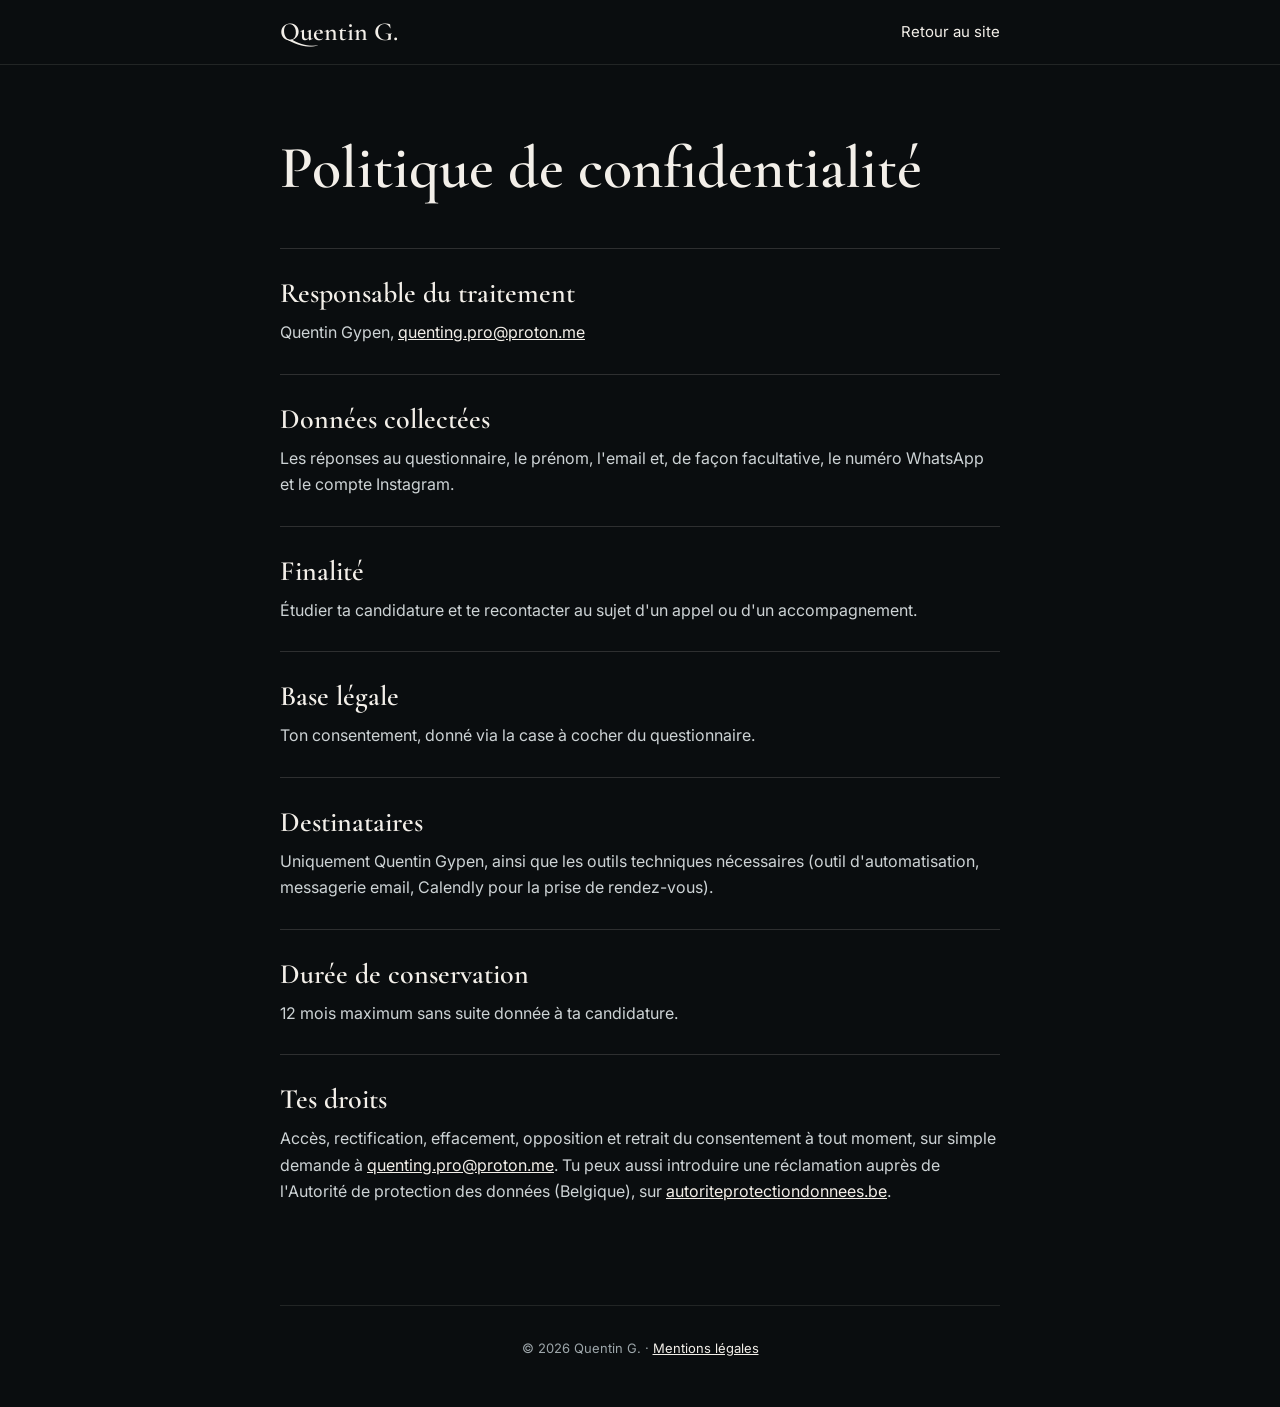
<file: confidentialite.html>
<!doctype html>
<html lang="fr">
<head>
<meta charset="utf-8">
<meta name="viewport" content="width=device-width, initial-scale=1">
<title>Politique de confidentialité · Quentin G.</title>
<meta name="robots" content="noindex">
<meta name="theme-color" content="#0A0D0F">
<link rel="icon" href="favicon.svg" type="image/svg+xml">
<link rel="stylesheet" href="https://fonts.googleapis.com/css2?family=Cormorant+Garamond:ital,wght@0,500;0,600;1,500&amp;family=Inter:wght@400;500;600&amp;display=swap">
<style>
body{margin:0;background:#0A0D0F}
.lg{font-family:'Inter',system-ui,sans-serif;font-size:16px;line-height:1.65;color:#F3EFE9;background:#0A0D0F;min-height:100%}
.lg *{box-sizing:border-box}
.lg a{color:#F3EFE9}
.lg a:hover{color:#F0AE6C}
.lg :focus-visible{outline:2px solid #F3EFE9;outline-offset:3px}
.lg-bar{border-bottom:1px solid rgba(243,239,233,.1)}
.lg-in{max-width:760px;margin:0 auto;padding:0 20px}
.lg-bar .lg-in{display:flex;align-items:center;justify-content:space-between;height:64px}
.lg-logo{font-family:'Cormorant Garamond',Georgia,serif;font-weight:600;font-size:26px;text-decoration:none}
.lg-back{font-size:15px;color:#9DA6AA;text-decoration:none;padding:10px 0}
.lg h1{font-family:'Cormorant Garamond',Georgia,serif;font-weight:600;font-size:clamp(40px,5vw,60px);line-height:1.05;margin:72px 0 48px}
.lg section{padding:28px 0;border-top:1px solid rgba(243,239,233,.15)}
.lg h2{font-family:'Cormorant Garamond',Georgia,serif;font-weight:600;font-size:28px;line-height:1.15;margin:0 0 10px}
.lg p{margin:0;color:#CDD3D5}
.lg-foot{margin-top:72px;padding:32px 0 48px;border-top:1px solid rgba(243,239,233,.1);font-size:13px;color:#9DA6AA;text-align:center}
</style>
</head>
<body>
<div class="lg">
<header class="lg-bar"><div class="lg-in"><a class="lg-logo" href="./">Quentin G.</a><a class="lg-back" href="./">Retour au site</a></div></header>
<main class="lg-in">
<h1>Politique de confidentialité</h1>
<section><h2>Responsable du traitement</h2><p>Quentin Gypen, <a href="mailto:quenting.pro@proton.me">quenting.pro@proton.me</a></p></section>
<section><h2>Données collectées</h2><p>Les réponses au questionnaire, le prénom, l'email et, de façon facultative, le numéro WhatsApp et le compte Instagram.</p></section>
<section><h2>Finalité</h2><p>Étudier ta candidature et te recontacter au sujet d'un appel ou d'un accompagnement.</p></section>
<section><h2>Base légale</h2><p>Ton consentement, donné via la case à cocher du questionnaire.</p></section>
<section><h2>Destinataires</h2><p>Uniquement Quentin Gypen, ainsi que les outils techniques nécessaires (outil d'automatisation, messagerie email, Calendly pour la prise de rendez-vous).</p></section>
<section><h2>Durée de conservation</h2><p>12 mois maximum sans suite donnée à ta candidature.</p></section>
<section><h2>Tes droits</h2><p>Accès, rectification, effacement, opposition et retrait du consentement à tout moment, sur simple demande à <a href="mailto:quenting.pro@proton.me">quenting.pro@proton.me</a>. Tu peux aussi introduire une réclamation auprès de l'Autorité de protection des données (Belgique), sur <a href="https://www.autoriteprotectiondonnees.be" target="_blank" rel="noopener">autoriteprotectiondonnees.be</a>.</p></section>
<footer class="lg-foot">© 2026 Quentin G. · <a href="mentions-legales.html">Mentions légales</a></footer>
</main>
</div>
</body>
</html>
</file>
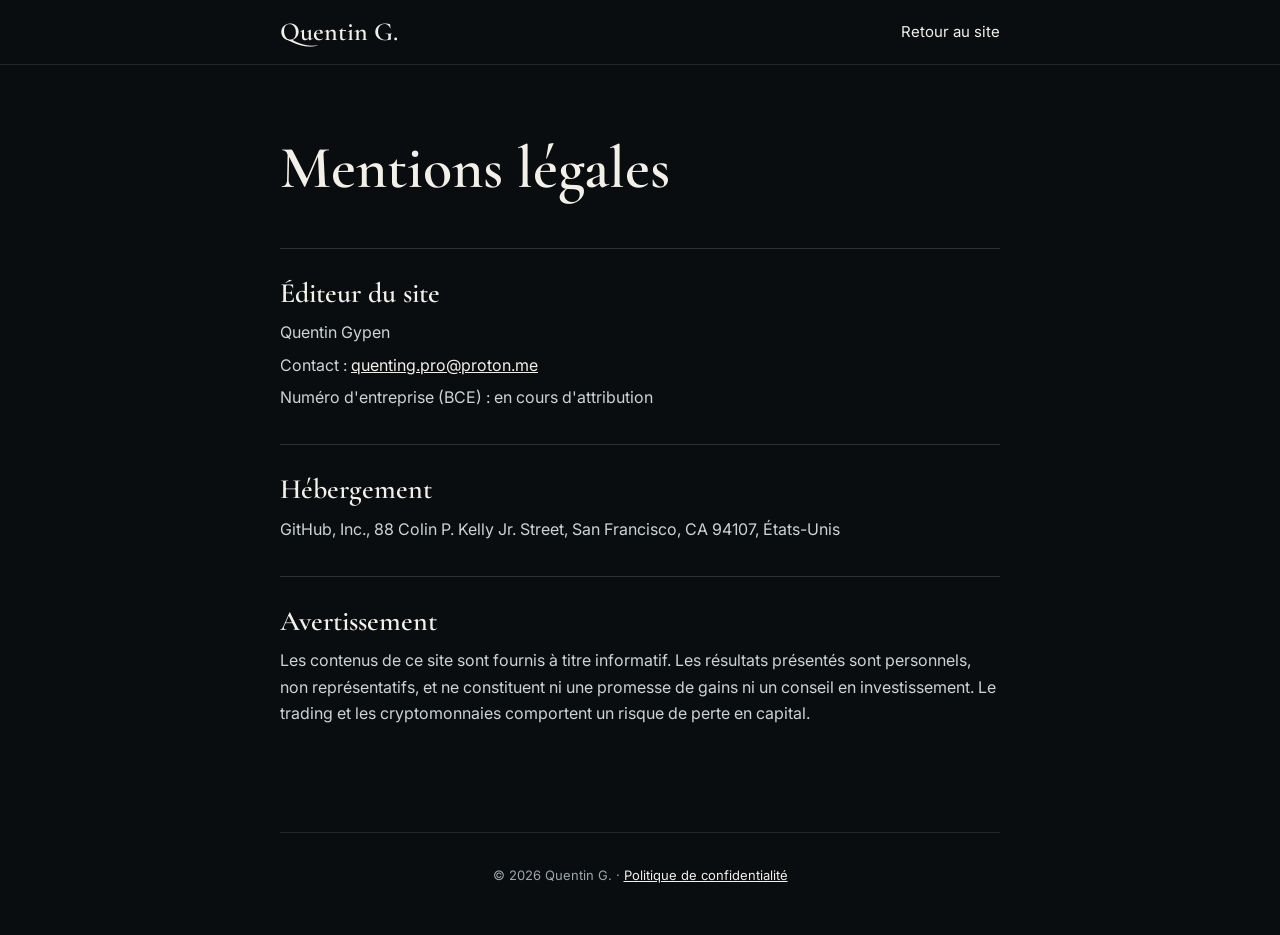
<file: mentions-legales.html>
<!doctype html>
<html lang="fr">
<head>
<meta charset="utf-8">
<meta name="viewport" content="width=device-width, initial-scale=1">
<title>Mentions légales · Quentin G.</title>
<meta name="robots" content="noindex">
<meta name="theme-color" content="#0A0D0F">
<link rel="icon" href="favicon.svg" type="image/svg+xml">
<link rel="stylesheet" href="https://fonts.googleapis.com/css2?family=Cormorant+Garamond:ital,wght@0,500;0,600;1,500&amp;family=Inter:wght@400;500;600&amp;display=swap">
<style>
body{margin:0;background:#0A0D0F}
.lg{font-family:'Inter',system-ui,sans-serif;font-size:16px;line-height:1.65;color:#F3EFE9;background:#0A0D0F;min-height:100%}
.lg *{box-sizing:border-box}
.lg a{color:#F3EFE9}
.lg a:hover{color:#F0AE6C}
.lg :focus-visible{outline:2px solid #F3EFE9;outline-offset:3px}
.lg-bar{border-bottom:1px solid rgba(243,239,233,.1)}
.lg-in{max-width:760px;margin:0 auto;padding:0 20px}
.lg-bar .lg-in{display:flex;align-items:center;justify-content:space-between;height:64px}
.lg-logo{font-family:'Cormorant Garamond',Georgia,serif;font-weight:600;font-size:26px;text-decoration:none}
.lg-back{font-size:15px;color:#9DA6AA;text-decoration:none;padding:10px 0}
.lg h1{font-family:'Cormorant Garamond',Georgia,serif;font-weight:600;font-size:clamp(40px,5vw,60px);line-height:1.05;margin:72px 0 8px}
.lg-cap{font-family:'Cormorant Garamond',Georgia,serif;font-style:italic;font-size:22px;color:#9DA6AA;margin:0 0 48px}
.lg section{padding:28px 0;border-top:1px solid rgba(243,239,233,.15)}
.lg h2{font-family:'Cormorant Garamond',Georgia,serif;font-weight:600;font-size:28px;line-height:1.15;margin:0 0 10px}
.lg p{margin:0 0 6px;color:#CDD3D5}
.lg-foot{margin-top:72px;padding:32px 0 48px;border-top:1px solid rgba(243,239,233,.1);font-size:13px;color:#9DA6AA;text-align:center}
</style>
</head>
<body>
<div class="lg">
<header class="lg-bar"><div class="lg-in"><a class="lg-logo" href="./">Quentin G.</a><a class="lg-back" href="./">Retour au site</a></div></header>
<main class="lg-in">
<h1 style="margin-bottom: 48px">Mentions légales</h1>
<section>
<h2>Éditeur du site</h2>
<p>Quentin Gypen</p>
<p>Contact : <a href="mailto:quenting.pro@proton.me">quenting.pro@proton.me</a></p>
<p>Numéro d'entreprise (BCE) : en cours d'attribution</p>
</section>
<section>
<h2>Hébergement</h2>
<p>GitHub, Inc., 88 Colin P. Kelly Jr. Street, San Francisco, CA 94107, États-Unis</p>
</section>
<section>
<h2>Avertissement</h2>
<p>Les contenus de ce site sont fournis à titre informatif. Les résultats présentés sont personnels, non représentatifs, et ne constituent ni une promesse de gains ni un conseil en investissement. Le trading et les cryptomonnaies comportent un risque de perte en capital.</p>
</section>
<footer class="lg-foot">© 2026 Quentin G. · <a href="confidentialite.html">Politique de confidentialité</a></footer>
</main>
</div>
</body>
</html>
</file>
<file: assets/css/style.css>
body{margin:0;background:#0A0D0F}
html{scroll-behavior:smooth}
@media (prefers-reduced-motion: reduce){html{scroll-behavior:auto}}
.qg{font-family:'Manrope',system-ui,sans-serif;font-size:16px;line-height:1.65;color:#F3EFE9;background:#0A0D0F;-webkit-font-smoothing:antialiased;overflow-x:clip;position:relative}
.qg *,.qg *::before,.qg *::after{box-sizing:border-box}
.qg img{display:block;max-width:100%}
.qg a{color:inherit}
.qg a:hover{color:#F0B97A}
.qg :focus-visible{outline:2px solid #F0B97A;outline-offset:3px}

.wrap{width:100%;max-width:1120px;margin:0 auto;padding:0 20px}
.narrow{max-width:820px}
.sec{padding:80px 0;position:relative;border-top:1px solid rgba(243,239,233,.06)}
.alt{background:#0F1417}
.glow{background:radial-gradient(60% 50% at 85% 0%,rgba(227,154,85,.08),rgba(227,154,85,0) 70%),#0A0D0F}

.head{max-width:720px;margin-bottom:40px}
.cap{font-family:'Cormorant Garamond',Georgia,serif;font-style:italic;font-weight:500;font-size:clamp(28px,3vw,40px);line-height:1.15;color:#E8B784;margin:0 0 10px;letter-spacing:.005em}
.eyebrow{font-size:12px;font-weight:700;letter-spacing:.18em;text-transform:uppercase;color:#E39A55;margin:12px 0 0}
.h1{font-family:'Sora',sans-serif;font-weight:800;font-size:clamp(28px,3.4vw,46px);line-height:1.06;letter-spacing:-.025em;margin:0}
.h2{font-family:'Sora',sans-serif;font-weight:700;font-size:clamp(28px,3vw,40px);line-height:1.12;letter-spacing:-.02em;margin:0}
.h3{font-family:'Sora',sans-serif;font-weight:600;font-size:clamp(17px,1.5vw,19px);line-height:1.25;letter-spacing:-.01em;margin:0}
.hl{color:#3E8E6E}
.lead{font-size:17px;color:#C3CACC;margin:14px 0 0}
.body p{color:#C3CACC;margin:0 0 14px}
.body p:last-child{margin-bottom:0}
.body em{font-style:normal;font-weight:700;color:#3E8E6E}
.sub-title{font-family:'Sora',sans-serif;font-weight:600;font-size:18px;margin:48px 0 16px}

.qg a.btn,.qg button.btn{display:inline-flex;align-items:center;justify-content:center;gap:10px;min-height:52px;padding:0 26px;border-radius:10px;background:#3E8E6E;color:#0A0D0F;font:700 15px/1.2 'Manrope',sans-serif;text-decoration:none;border:0;cursor:pointer;box-shadow:none;transition:transform .25s ease,background-color .25s ease}
.qg a.btn:hover,.qg button.btn:hover{color:#0A0D0F;background:#4FA383;transform:translateY(-2px)}
.qg a.btn svg{transition:transform .25s ease}
.qg a.btn:hover svg{transform:translateX(3px)}
.qg button.btn-ghost{background:transparent;color:#F3EFE9;border:1px solid rgba(243,239,233,.2);box-shadow:none}
.qg button.btn-ghost:hover{background:rgba(243,239,233,.06);color:#F3EFE9;box-shadow:none}
.cta{display:flex;flex-direction:column;align-items:flex-start;gap:12px;margin-top:40px}
.cta.center{align-items:center;text-align:center}
.pills{display:flex;flex-wrap:wrap;gap:8px;margin-top:18px}
.pill{display:inline-flex;align-items:center;gap:8px;padding:7px 14px;border:1px solid rgba(243,239,233,.1);border-radius:999px;font-size:13px;color:#C3CACC;background:rgba(243,239,233,.02)}
.pill i{width:6px;height:6px;border-radius:50%;background:#E39A55}

.card{background:#11171B;border:1px solid rgba(243,239,233,.07);border-radius:16px;position:relative;overflow:hidden;transition:border-color .3s ease,transform .3s ease}
.card:hover{border-color:rgba(227,154,85,.32)}
.bignum{position:absolute;top:10px;right:18px;font-family:'Sora',sans-serif;font-weight:800;font-size:72px;line-height:1;color:rgba(243,239,233,.04);pointer-events:none;letter-spacing:-.04em}
.tag{display:inline-flex;align-items:center;padding:5px 12px;border:1px solid rgba(227,154,85,.45);border-radius:999px;font-size:11px;font-weight:700;letter-spacing:.12em;text-transform:uppercase;color:#E8B784}
.callout{border:1px solid rgba(243,239,233,.07);border-left:3px solid #E39A55;border-radius:12px;background:#11171B;padding:16px 20px;font-size:13px;line-height:1.6;color:#9DA6AA;margin:0}
.callout b{color:#F3EFE9}

.grade{position:relative;overflow:hidden}
.grade img{filter:contrast(1.06) saturate(.86)}
.grade::after{content:"";position:absolute;inset:0;pointer-events:none;background:linear-gradient(160deg,rgba(255,168,90,.24),rgba(18,58,72,.4));mix-blend-mode:soft-light}

.grain{position:fixed;inset:0;width:100%;height:100%;pointer-events:none;z-index:90;mix-blend-mode:overlay}
.js-rv .rv{opacity:0;transform:translateY(22px);transition:opacity .6s ease,transform .6s cubic-bezier(.2,.7,.2,1)}
.js-rv .rv.in{opacity:1;transform:none}

/* bar */
.bar{position:sticky;top:0;z-index:60;background:rgba(10,13,15,.7);-webkit-backdrop-filter:blur(16px);backdrop-filter:blur(16px);border-bottom:1px solid rgba(243,239,233,.06)}
.bar .wrap{display:flex;align-items:center;justify-content:space-between;height:64px}
.logo{font-family:'Cormorant Garamond',Georgia,serif;font-weight:600;font-size:26px;text-decoration:none}
.qg a.logo,.qg a.logo:hover{color:#3E8E6E}
.qg .bar a.btn{min-height:42px;padding:0 18px;font-size:14px}

/* hero */
.hero{position:relative;padding:56px 0 72px;overflow:hidden;background:radial-gradient(50% 60% at 20% 30%,rgba(227,154,85,.12),rgba(227,154,85,0) 70%),radial-gradient(40% 50% at 100% 100%,rgba(44,82,96,.22),rgba(44,82,96,0) 70%),#0A0D0F}
.hero-grid{display:grid;grid-template-columns:minmax(0,1fr);gap:40px;align-items:center}
.hero p.sub{color:#C3CACC;font-size:17px;margin:22px 0 0;max-width:560px}
.hero .cta{margin-top:32px}
.hero-photo{border-radius:20px;border:1px solid rgba(243,239,233,.1);aspect-ratio:4/5;box-shadow:0 40px 100px rgba(0,0,0,.5);max-width:460px;width:100%;justify-self:center}
.hero-photo img{width:100%;height:100%;object-fit:cover;object-position:50% 22%;animation:heroIn 1.4s cubic-bezier(.2,.7,.2,1) both}
@keyframes heroIn{from{transform:scale(1.08);opacity:.3}to{transform:scale(1);opacity:1}}
@media (prefers-reduced-motion: reduce){.hero-photo img{animation:none}}

/* story */
.story{display:grid;grid-template-columns:minmax(0,1fr);gap:16px;align-items:start}
.chapters{display:flex;flex-direction:column;gap:12px}
.ch{display:grid;grid-template-columns:88px minmax(0,1fr);gap:16px;padding:16px;align-items:start}
.ch .bignum{font-size:48px;top:8px;right:14px}
.ch-num{font-size:11px;font-weight:700;letter-spacing:.16em;color:#E39A55;margin:0 0 4px}
.ch p{margin:8px 0 0;color:#C3CACC;font-size:14px;line-height:1.6}
.ph{border-radius:10px;background:#151C21}
.ph img{width:100%;height:100%;object-fit:cover;transition:transform .9s cubic-bezier(.2,.7,.2,1)}
.ph:hover img{transform:scale(1.05)}
.ch > .ph{aspect-ratio:4/5}
.ch-scene{grid-template-columns:minmax(0,1fr)}
.duo{display:grid;grid-template-columns:minmax(0,2fr) minmax(0,3fr);gap:10px;margin-top:14px;max-width:440px}
.duo figure{margin:0}
.duo .ph{aspect-ratio:4/5}
.duo .ph-3b{aspect-ratio:auto;height:100%}
.duo figure:last-child{display:flex;flex-direction:column}
.duo figure:last-child .ph{flex:1 1 auto;min-height:0}
.duo figcaption{font-family:'Cormorant Garamond',Georgia,serif;font-style:italic;font-size:15px;color:#E8B784;margin-top:6px}
.ph-3a img{filter:sepia(.25) saturate(.55) contrast(1.04) brightness(.9)}
.stats{display:grid;grid-template-columns:repeat(2,minmax(0,1fr));gap:10px}
.stat{padding:18px 16px;display:flex;flex-direction:column;gap:6px}
.stat b{font-family:'Sora',sans-serif;font-weight:700;font-size:28px;line-height:1;letter-spacing:-.03em;font-variant-numeric:tabular-nums}
.stat span{font-size:13px;line-height:1.4;color:#9DA6AA}

/* survive */
.split{display:grid;grid-template-columns:minmax(0,1fr);gap:32px;align-items:start}
.survive-head{max-width:760px;margin:0 auto 44px;text-align:center}
.survive-head .body{text-align:left}
.pains{display:grid;grid-template-columns:minmax(0,1fr);gap:12px}
.pain{display:flex;align-items:center;gap:16px;padding:18px 20px;margin:0;font-size:16px;font-weight:600;line-height:1.45}
.pain svg{flex:0 0 auto}

/* domains */
.isnt{display:grid;grid-template-columns:minmax(0,1fr);gap:14px}
.isnt .card{padding:22px 22px}
.isnt small{display:block;font-size:11px;font-weight:700;letter-spacing:.16em;text-transform:uppercase;margin-bottom:8px}
.isnt p{margin:0;color:#C3CACC;font-size:15px}
.isnt .no small{color:#9DA6AA}
.isnt .yes{border-color:rgba(227,154,85,.35)}
.isnt .yes small{color:#E39A55}
.pillars{display:grid;grid-template-columns:minmax(0,1fr);gap:14px}
.pillar{padding:28px 24px;display:flex;flex-direction:column;gap:12px;border-color:rgba(227,154,85,.25)}
.pillar h3{font-family:'Sora',sans-serif;font-weight:700;font-size:26px;letter-spacing:-.02em;margin:0}
.pillar p{margin:0;color:#C3CACC;font-size:15px}
.pillar .tag{align-self:flex-start}
.skills{display:grid;grid-template-columns:minmax(0,1fr);gap:10px}
.skill{padding:18px 18px}
.skill h4{font-family:'Sora',sans-serif;font-weight:600;font-size:15px;margin:0 0 6px}
.skill p{margin:0;color:#9DA6AA;font-size:14px;line-height:1.55}
.dom-foot{margin-top:24px}

/* testimonials */
.feat{display:grid;grid-template-columns:minmax(0,1fr);gap:22px;align-items:center;padding:28px 24px;border-color:rgba(227,154,85,.32)}
.feat blockquote{margin:0;font-family:'Cormorant Garamond',Georgia,serif;font-style:italic;font-weight:500;font-size:clamp(20px,2.1vw,26px);line-height:1.3}
.who{display:flex;align-items:center;gap:12px}
.who b{font-weight:700;font-size:15px}
.who span{display:block;font-size:13px;color:#9DA6AA}
.av{width:48px;height:48px;border-radius:50%;object-fit:cover;object-position:50% 25%;flex:0 0 auto;background:#1c252b}
.av-lg{width:96px;height:96px;border:2px solid rgba(227,154,85,.55)}
.car-nav{display:flex;gap:8px;justify-content:flex-end;margin-top:28px}
.icon-btn{width:44px;height:44px;border-radius:10px;display:inline-flex;align-items:center;justify-content:center;background:transparent;border:1px solid rgba(243,239,233,.14);color:#F3EFE9;cursor:pointer;transition:all .25s ease}
.icon-btn:hover{border-color:#E39A55;color:#E39A55}
.tcar{display:flex;gap:16px;overflow-x:auto;scroll-snap-type:x mandatory;margin:0 -20px;padding:10px 20px 18px;scrollbar-width:none;cursor:grab}
.tcar.drag{cursor:grabbing;scroll-snap-type:none}
.tcar.drag .tcard{pointer-events:none}
.tcar::-webkit-scrollbar{display:none}
.tcard{flex:0 0 68%;scroll-snap-align:start;padding:16px 16px 14px;background:#F3EEE6;border-radius:14px;border:1px solid rgba(10,13,15,.06);display:flex;flex-direction:column;justify-content:space-between;gap:16px;margin:0;user-select:none;transition:transform .35s cubic-bezier(.2,.7,.2,1),box-shadow .35s ease,background-color .35s ease}
.tcard:hover{transform:translateY(-6px) rotate(-.6deg);box-shadow:0 18px 40px rgba(0,0,0,.35);background:#FBF8F3}
.tcard:nth-child(even):hover{transform:translateY(-6px) rotate(.6deg)}
.tcard .who span{color:#6B7478}
.tcard .who b{color:#14191C}
.tcard .av{width:48px;height:48px;box-shadow:0 0 0 2px #F3EEE6,0 0 0 3px #3E8E6E}
.car-bar{display:flex;align-items:center;gap:16px;margin-top:22px}
.car-prog{flex:1;height:2px;background:rgba(243,239,233,.1);border-radius:2px;overflow:hidden}
.car-prog i{display:block;height:100%;background:#3E8E6E;border-radius:2px;transition:width .2s linear}
.car-bar .car-nav{margin-top:0}
.tcard blockquote{margin:0;font-family:'Manrope',system-ui,sans-serif;font-style:normal;font-weight:500;font-size:13.5px;line-height:1.55;color:#22282B}
.tcard .who b{font-family:'Sora',sans-serif;font-weight:600}
.tabs{display:flex;gap:4px;padding:5px;background:#11171B;border:1px solid rgba(243,239,233,.07);border-radius:12px;width:fit-content;max-width:100%;overflow-x:auto;margin-bottom:36px;scrollbar-width:none}
.tab{min-height:42px;padding:0 16px;border-radius:8px;border:0;background:transparent;color:#9DA6AA;font:600 14px/1 'Manrope',sans-serif;cursor:pointer;white-space:nowrap;transition:background .25s ease,color .25s ease}
.tab:hover{color:#F3EFE9}
.tab.on{background:#F3EFE9;color:#0A0D0F}
.tabpanel{animation:tabIn .45s cubic-bezier(.2,.7,.2,1) both}
@keyframes tabIn{from{opacity:0;transform:translateY(10px)}to{opacity:1;transform:none}}
@media (prefers-reduced-motion: reduce){.tabpanel{animation:none}}
.tabpanel .h2{margin-bottom:0}
.tabpanel .ugc{align-items:flex-start;margin-top:32px}
.tabpanel .ugc-list{justify-items:start}
.results{margin-top:64px}
.flyers{display:grid;grid-template-columns:minmax(0,1fr);gap:14px}
.flyer{aspect-ratio:4/5;border:1px dashed rgba(227,154,85,.4);border-radius:16px;background:repeating-linear-gradient(135deg,rgba(243,239,233,.02) 0 14px,rgba(243,239,233,0) 14px 28px),#11171B;display:flex;flex-direction:column;justify-content:space-between;padding:18px;margin:0}
.flyer .tag{align-self:flex-start}
.flyer figcaption{font-family:'Sora',sans-serif;font-weight:600;font-size:16px}
.flyer figcaption span{display:block;font-family:'Manrope',sans-serif;font-weight:500;font-size:13px;color:#9DA6AA;margin-top:4px}
.rgroup{margin-top:34px}
.rg-title{font-family:'Sora',sans-serif;font-weight:600;font-size:17px;margin:0 0 14px;display:flex;align-items:baseline;gap:10px;flex-wrap:wrap}
.rg-title span{font-family:'Manrope',sans-serif;font-weight:500;font-size:13px;color:#9DA6AA}
.frow{display:flex;gap:14px;overflow-x:auto;scroll-snap-type:x mandatory;margin:0 -20px;padding:0 20px 6px;scrollbar-width:none}
.frow::-webkit-scrollbar{display:none}
.fshot{flex:0 0 44%;max-width:200px;scroll-snap-align:start;margin:0;border-radius:14px;overflow:hidden;border:1px solid rgba(243,239,233,.08);aspect-ratio:9/16;background:#11171B;transition:transform .35s ease,border-color .35s ease}
.fshot img{width:100%;height:100%;object-fit:cover;display:block}
.fshot:hover{transform:translateY(-4px);border-color:rgba(62,142,110,.65)}
.net{display:grid;grid-template-columns:minmax(0,1fr);gap:14px}
.net figure{margin:0;border-radius:14px;overflow:hidden;border:1px solid rgba(243,239,233,.08);transition:transform .35s ease,border-color .35s ease}
.net figure:hover{transform:translateY(-4px);border-color:rgba(62,142,110,.65)}
.net img{width:100%;height:100%;object-fit:cover;display:block}
.past{font-family:'Cormorant Garamond',Georgia,serif;font-style:italic;font-size:19px;color:#E8B784;margin:14px 0 16px}

/* for who */
.fw{display:grid;grid-template-columns:minmax(0,1fr);gap:16px}
.fw-col{padding:28px 24px}
.fw-col.yes{border-color:rgba(227,154,85,.35)}
.fw-col h3{font-family:'Sora',sans-serif;font-weight:600;font-size:18px;margin:0 0 18px}
.fw-col.yes h3{color:#F0B97A}
.fw-col ul{list-style:none;margin:0;padding:0;display:flex;flex-direction:column;gap:14px}
.fw-col li{display:flex;gap:12px;align-items:flex-start;font-size:15px;line-height:1.55;color:#C3CACC}
.fw-col li svg{flex:0 0 auto;margin-top:2px}
.signoff{font-family:'Cormorant Garamond',Georgia,serif;font-style:italic;font-weight:500;font-size:clamp(24px,2.6vw,32px);color:#E8B784;margin:36px 0 0}

/* method */
.track{position:relative;display:grid;grid-template-columns:repeat(3,minmax(0,1fr));gap:8px}
.track-line{position:absolute;left:16.6%;right:16.6%;top:21px;height:2px;background:rgba(243,239,233,.1);border-radius:2px}
.track-fill{position:absolute;left:0;top:0;height:100%;background:#E39A55;border-radius:2px;transition:width .5s cubic-bezier(.2,.7,.2,1)}
.node{position:relative;z-index:1;display:flex;flex-direction:column;align-items:center;gap:10px;background:transparent;border:0;color:#9DA6AA;font:600 14px/1.3 'Manrope',sans-serif;cursor:pointer;padding:0;min-height:44px}
.node-dot{width:44px;height:44px;border-radius:50%;display:flex;align-items:center;justify-content:center;background:#0A0D0F;border:1px solid rgba(243,239,233,.18);font-family:'Sora',sans-serif;font-weight:700;font-size:15px;color:#F3EFE9;transition:all .3s ease}
.node.on{color:#F3EFE9}
.node.on .node-dot,.node.past .node-dot{background:#E39A55;border-color:#E39A55;color:#0A0D0F}
.phase{margin-top:28px;padding:32px 26px}
.phase small{display:block;font-size:12px;font-weight:700;letter-spacing:.14em;text-transform:uppercase;color:#E39A55}
.phase h3{font-family:'Sora',sans-serif;font-weight:700;font-size:clamp(22px,2.4vw,30px);letter-spacing:-.02em;line-height:1.15;margin:10px 0}
.phase p{margin:0;color:#C3CACC;font-size:16px;max-width:520px}

/* truth */
.truth{display:grid;grid-template-columns:minmax(0,1fr);gap:16px}
.tb{display:flex;flex-direction:column;align-items:center;text-align:center;padding:22px 18px}
.tb .h3{margin-bottom:20px;font-size:20px}
.phone{width:100%;max-width:180px;aspect-ratio:3/5;background:#000;border:1px solid rgba(243,239,233,.12);border-radius:20px;padding:6px;box-shadow:0 24px 60px rgba(0,0,0,.5)}
.phone img{width:100%;height:100%;object-fit:contain;border-radius:14px}
.tb p{margin:16px 0 0;max-width:260px;color:#C3CACC;font-size:14px}
.ugc{margin-top:40px;display:flex;flex-direction:column;align-items:center}
.ugc-list{display:grid;grid-template-columns:minmax(0,1fr);gap:14px;width:100%;max-width:980px;justify-items:center}
.notif{width:100%;max-width:300px;box-shadow:0 20px 50px rgba(0,0,0,.45);transition:transform .35s ease}
.notif:hover{transform:translateY(-3px)}
.notif-1{border-radius:22px;overflow:hidden}
.notif-2{border-radius:999px;overflow:hidden}
.truth-foot{margin-top:40px}

/* call */
.call{display:grid;grid-template-columns:minmax(0,1fr);gap:32px;align-items:start}
.call .ph{aspect-ratio:4/5;border-radius:16px;border:1px solid rgba(243,239,233,.08)}
.call .ph img{object-position:45% 60%}
.csteps{list-style:none;margin:0;padding:0;display:flex;flex-direction:column;gap:18px}
.csteps li{display:grid;grid-template-columns:32px minmax(0,1fr);gap:14px}
.num{width:28px;height:28px;border-radius:50%;border:1px solid rgba(227,154,85,.6);color:#E8B784;display:flex;align-items:center;justify-content:center;font-weight:700;font-size:13px;margin-top:2px}
.csteps h3{font-family:'Sora',sans-serif;font-weight:600;font-size:17px;line-height:1.3;margin:0 0 4px}
.csteps p{margin:0;color:#C3CACC;font-size:15px}
.guar{margin-top:28px;padding:26px 24px;border-color:rgba(227,154,85,.35);display:grid;grid-template-columns:auto minmax(0,1fr);gap:20px;align-items:start}
.ring{width:72px;height:72px;border-radius:50%;border:1px solid rgba(227,154,85,.6);display:flex;flex-direction:column;align-items:center;justify-content:center;box-shadow:0 0 30px rgba(227,154,85,.15);line-height:1}
.ring b{font-family:'Sora',sans-serif;font-weight:800;font-size:26px;color:#F0B97A}
.ring span{font-size:10px;font-weight:700;letter-spacing:.12em;text-transform:uppercase;color:#E8B784;margin-top:4px}
.guar h3{font-family:'Cormorant Garamond',Georgia,serif;font-style:italic;font-weight:600;font-size:26px;line-height:1.1;margin:0 0 4px;color:#F0B97A}
.guar .guar-sub{font-family:'Sora',sans-serif;font-weight:600;font-size:15px;color:#F3EFE9;margin:0 0 10px}
.guar p{margin:0;color:#C3CACC;font-size:15px}

/* faq */
.faq{display:flex;flex-direction:column;gap:10px}
.faq details{background:#11171B;border:1px solid rgba(243,239,233,.07);border-radius:12px;padding:0 20px;transition:border-color .3s ease}
.faq details[open]{border-color:rgba(227,154,85,.35)}
.faq summary{list-style:none;cursor:pointer;display:flex;justify-content:space-between;align-items:center;gap:20px;padding:18px 0;font-family:'Sora',sans-serif;font-weight:600;font-size:15px;line-height:1.35;min-height:44px}
.faq summary::-webkit-details-marker{display:none}
.faq summary::after{content:"+";flex:0 0 auto;width:28px;height:28px;border-radius:8px;border:1px solid rgba(243,239,233,.14);display:flex;align-items:center;justify-content:center;font-weight:400;font-size:18px;color:#E39A55;transition:transform .3s ease}
.faq details[open] summary::after{transform:rotate(45deg)}
.faq details p{margin:0 0 20px;color:#C3CACC;font-size:15px}

/* apply */
.apply-head{position:relative;overflow:hidden;padding:104px 0 80px;text-align:center;border-top:1px solid rgba(243,239,233,.06)}
.apply-head > img{position:absolute;inset:0;width:100%;height:100%;object-fit:cover;object-position:30% 70%;filter:grayscale(1) brightness(.34) contrast(1.05)}
.apply-head::after{content:"";position:absolute;inset:0;background:radial-gradient(50% 60% at 50% 70%,rgba(227,154,85,.12),rgba(227,154,85,0) 70%),linear-gradient(to bottom,rgba(10,13,15,.55),rgba(10,13,15,.3) 40%,#0A0D0F 100%)}
.apply-head .wrap{position:relative;z-index:2}
.apply-head p{color:#C3CACC;font-size:16px;max-width:580px;margin:18px auto 0}
.scarce{display:inline-flex;align-items:center;gap:10px;margin-top:24px;padding:9px 16px;border:1px solid rgba(227,154,85,.4);border-radius:999px;font-size:14px;color:#F3EFE9;background:rgba(227,154,85,.08)}
.scarce i{width:7px;height:7px;border-radius:50%;background:#E39A55;animation:pulse 2s infinite}
@keyframes pulse{0%{box-shadow:0 0 0 0 rgba(227,154,85,.55)}70%{box-shadow:0 0 0 10px rgba(227,154,85,0)}100%{box-shadow:0 0 0 0 rgba(227,154,85,0)}}
@media (prefers-reduced-motion: reduce){.scarce i{animation:none}}
.qz{max-width:680px;margin:0 auto;background:#11171B;border:1px solid rgba(243,239,233,.09);border-radius:18px;padding:26px 20px;box-shadow:0 40px 100px rgba(0,0,0,.45)}
.qz-top{display:flex;justify-content:space-between;align-items:center;font-size:13px;color:#9DA6AA;margin-bottom:12px}
.qz-top b{color:#E39A55;font-weight:700}
.qz-track{height:4px;background:rgba(243,239,233,.08);border-radius:4px;overflow:hidden;margin-bottom:28px}
.qz-fill{height:100%;background:#E39A55;border-radius:4px;transition:width .45s ease}
.qz-q{font-family:'Sora',sans-serif;font-weight:700;font-size:clamp(20px,2.1vw,24px);letter-spacing:-.015em;line-height:1.25;margin:0 0 8px}
.qz-hint{font-family:'Cormorant Garamond',Georgia,serif;font-style:italic;font-size:19px;color:#E8B784;margin:0 0 10px}
.qz-opts{display:grid;grid-template-columns:minmax(0,1fr);gap:10px;margin-top:18px}
.qz-choice{display:flex;align-items:center;justify-content:space-between;gap:12px;width:100%;min-height:54px;padding:14px 16px;text-align:left;font:600 15px/1.35 'Manrope',sans-serif;color:#F3EFE9;background:#0D1215;border:1px solid rgba(243,239,233,.1);border-radius:12px;cursor:pointer;transition:border-color .2s ease,background .2s ease}
.qz-choice:hover{border-color:rgba(227,154,85,.5)}
.qz-choice.on{border-color:#E39A55;box-shadow:inset 0 0 0 1px #E39A55;background:rgba(227,154,85,.08)}
.tick{width:22px;height:22px;border-radius:50%;border:1px solid rgba(243,239,233,.26);flex:0 0 auto;display:flex;align-items:center;justify-content:center}
.sq{border-radius:6px}
.on .tick{background:#E39A55;border-color:#E39A55}
.qz textarea,.qz input[type=text],.qz input[type=email],.qz input[type=tel]{width:100%;font:500 16px/1.5 'Manrope',sans-serif;color:#F3EFE9;background:#0A0D0F;border:1px solid rgba(243,239,233,.14);border-radius:10px;padding:13px 15px;min-height:50px}
.qz textarea{min-height:140px;resize:vertical;margin-top:18px}
.qz textarea::placeholder,.qz input::placeholder{color:#7C868A}
.qz textarea:focus,.qz input:focus{border-color:#E39A55;outline:none;box-shadow:0 0 0 3px rgba(227,154,85,.18)}
.count{font-size:12px;color:#9DA6AA;margin-top:8px;text-align:right}
.fields{display:grid;grid-template-columns:minmax(0,1fr);gap:16px;margin-top:18px}
.field label{display:block;font-size:13px;font-weight:600;margin-bottom:7px;color:#F3EFE9}
.field label span{color:#9DA6AA;font-weight:500}
.consent{display:flex;gap:12px;align-items:flex-start;font-size:14px;line-height:1.5;color:#C3CACC;margin-top:4px;cursor:pointer}
.consent input{width:22px;height:22px;margin:0;accent-color:#E39A55;flex:0 0 auto}
.err{margin:16px 0 0;font-size:14px;color:#F3EFE9;padding:10px 14px;background:rgba(227,154,85,.1);border:1px solid rgba(227,154,85,.35);border-radius:10px}
.qz-nav{display:flex;justify-content:space-between;align-items:center;gap:12px;margin-top:28px}
.qz-nav .btn{min-width:124px}
.end{text-align:center;padding:10px 0}
.end p{color:#C3CACC;max-width:520px;margin:14px auto 0}
.cal{margin-top:26px;border:1px dashed rgba(243,239,233,.2);border-radius:14px;min-height:400px;display:flex;flex-direction:column;align-items:center;justify-content:center;gap:14px;padding:28px 20px;background:#0A0D0F}
.cal small{font-size:13px;color:#9DA6AA}

/* footer */
.foot{padding:64px 0 36px;text-align:center;border-top:1px solid rgba(243,239,233,.06);background:#000}
.foot nav{display:flex;flex-wrap:wrap;justify-content:center;gap:8px 22px;font-size:14px;margin-top:6px}
.foot nav a{text-decoration:none;color:#C3CACC;padding:8px 0}
.foot nav a:hover{color:#F0B97A;text-decoration:underline}
.foot .legal{font-size:12px;color:#9DA6AA;max-width:600px;margin:28px auto 0;line-height:1.6}
.foot .copy{font-size:12px;color:#9DA6AA;margin-top:18px}

@media (min-width:600px){
  .tcard{flex-basis:36%}
  .pains{grid-template-columns:repeat(2,minmax(0,1fr))}
  .skills{grid-template-columns:repeat(2,minmax(0,1fr))}
  .flyers{grid-template-columns:repeat(3,minmax(0,1fr))}
  .fshot{flex-basis:30%}
}
@media (min-width:900px){
  .wrap{padding:0 40px}
  .sec{padding:112px 0}
  .bar .wrap{height:72px}
  .hero{padding:88px 0 112px}
  .hero-grid{grid-template-columns:minmax(0,.85fr) minmax(0,1.15fr);gap:64px}
  .hero-photo{justify-self:start;order:-1}
  .story{grid-template-columns:minmax(0,1fr) 300px;gap:24px}
  .stats{grid-template-columns:minmax(0,1fr);position:sticky;top:96px}
  .ch{grid-template-columns:120px minmax(0,1fr);gap:20px;padding:18px}
  .ch-scene{grid-template-columns:minmax(0,1fr)}
  .split{grid-template-columns:minmax(0,1.1fr) minmax(0,.9fr);gap:56px}
  .pains{grid-template-columns:repeat(4,minmax(0,1fr))}
  .isnt{grid-template-columns:repeat(2,minmax(0,1fr))}
  .pillars{grid-template-columns:repeat(2,minmax(0,1fr))}
  .pillar{padding:36px 32px}
  .skills{grid-template-columns:repeat(3,minmax(0,1fr))}
  .fw{grid-template-columns:repeat(2,minmax(0,1fr));gap:20px}
  .fw-col{padding:32px 30px}
  .phase{padding:40px 36px}
  .truth{grid-template-columns:repeat(2,minmax(0,300px))}
  .ugc-list{grid-template-columns:repeat(2,minmax(0,1fr));align-items:center}
  .feat{grid-template-columns:auto minmax(0,1fr);gap:36px;padding:36px 40px}
  .tcar{margin:0;padding:0 0 8px}
  .frow{margin:0;padding:0 0 6px}
  .fshot{flex-basis:180px}
  .net{grid-template-columns:minmax(0,9fr) minmax(0,16fr)}
  .tcard{flex-basis:calc((100% - 64px)/5)}
  .call{grid-template-columns:minmax(0,5fr) minmax(0,6fr);gap:56px}
  .qz{padding:40px 44px}
  .qz-opts.two{grid-template-columns:repeat(2,minmax(0,1fr))}
  .fields{grid-template-columns:repeat(2,minmax(0,1fr))}
  .fields .full{grid-column:span 2}
}

/* ajouts pour la version publiée */
[hidden]{display:none !important}
.logo{white-space:nowrap}
.h1-note{font-family:'Cormorant Garamond',Georgia,serif;font-style:italic;font-weight:500;font-size:15px;line-height:1.3;color:#9DA6AA;margin:10px 0 0}
.tick svg{display:none}
.on .tick svg{display:block}
.qz fieldset{border:0;margin:0;padding:0;min-width:0}
.cal.cal-live{border:0;padding:0;background:transparent;min-height:0;display:block}
.cal-embed{min-width:280px;height:720px;border-radius:14px;overflow:hidden;background:#F3EFE9}
.cal-alt{margin-top:14px;font-size:13px;color:#9DA6AA}
.cal-alt a{color:#F0B97A}
</file>
